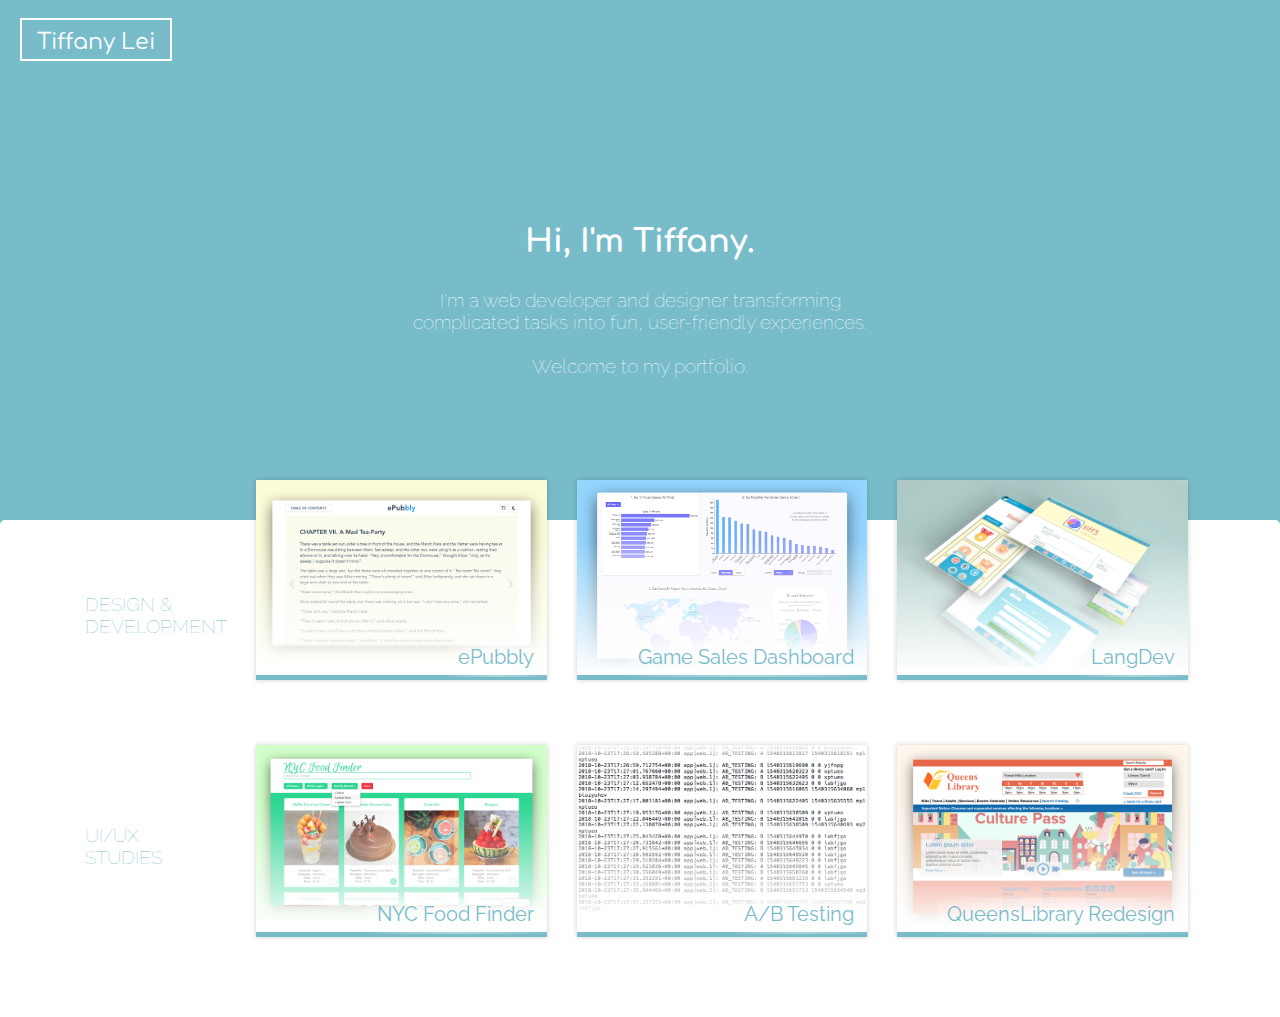
<file: index.html>
<!DOCTYPE html>
<html lang="en">
  <head>
    <script async src="https://www.googletagmanager.com/gtag/js?id=UA-172417309-1"></script>
    <script>
      window.dataLayer = window.dataLayer || [];
      function gtag(){dataLayer.push(arguments);}
      gtag('js', new Date());

      gtag('config', 'UA-172417309-1');
    </script>
    <meta charset="utf-8">
    <meta name="viewport" content="width=device-width, initial-scale=1">
    <link rel="stylesheet" href="css/styles.css">
    <link href="https://fonts.googleapis.com/css?family=Comfortaa|Raleway|Roboto" rel="stylesheet">
    <title>Tiffany Lei</title>
  </head>
  <body id="portfolio-page">
    <div id="navBar">
      <a href="index.html">Tiffany Lei</a>
    </div>
    <div id="intro-section">
      <div id="intro">
        <h1>Hi, I'm Tiffany.</h1>
        <h3>I'm a web developer and designer transforming complicated tasks into fun, user-friendly experiences. <br><br>Welcome to my portfolio.</h3>
      </div>
    </div>
    <div id="projects-section">
      <!--<object id="character-svg" type="image/svg+xml" data="character.svg">
        Your browser does not support SVG
      </object>-->
      <div class="portfolio-group">
      <div class="portfolio-label group-section" id="first-label"><h3>DESIGN & DEVELOPMENT</h3></div>
      <div class="portfolio-items group-section">
        <div class="portfolio-item">
          <a href="./epubbly.html">
            <img src="imgs/epubbly/epubblyDisplay.png" alt="temp">
            <div><h2>ePubbly</h2></div>
          </a>
        </div>
        <div class="portfolio-item">
      	  <a href="./dataviz.html">
      	    <img src="imgs/dataviz/vizDisplay.png" alt="data viz dashboard">
            <div><h2>Game Sales Dashboard</h2></div>
          </a>
      	</div>
      	<div class="portfolio-item">
    	    <a href="./langDev.html">
    	      <img src="imgs/langDev/langDevDisplay.png" alt="temp">
            <div><h2>LangDev</h2></div>
          </a>
    	  </div>
      </div>
      </div>
      <div class="portfolio-group" id="last-group">
         <div class="portfolio-label group-section"><h3>UI/UX STUDIES</h3></div>
      <div class="portfolio-items">
        <div class="portfolio-item">
          <a href="./foodFinder.html">
            <img src="imgs/foodFinderDisplay.png" alt="food finder">
            <div><h2>NYC Food Finder</h2></div>
          </a>
        </div>
      	<div class="portfolio-item" id="abTestingHome">
      	  <a href="./abTesting.html">
      	    <img src="imgs/abTesting/filteredLogCut2.png" alt="temp">
            <div><h2>A/B Testing</h2></div>
      	  </a>
      	</div>
        <div class="portfolio-item">
          <a href="./libraryRedesign.html">
            <img src="imgs/RedesignDisplay.png" alt="queens library redesign">
            <div><h2>QueensLibrary Redesign</h2></div>
          </a>
        </div>
      </div>
    </div>
    </div>
    <div id="fade-screen"></div>
    <script src="js/pageTransition.js"></script>
  </body>
</html>
</file>
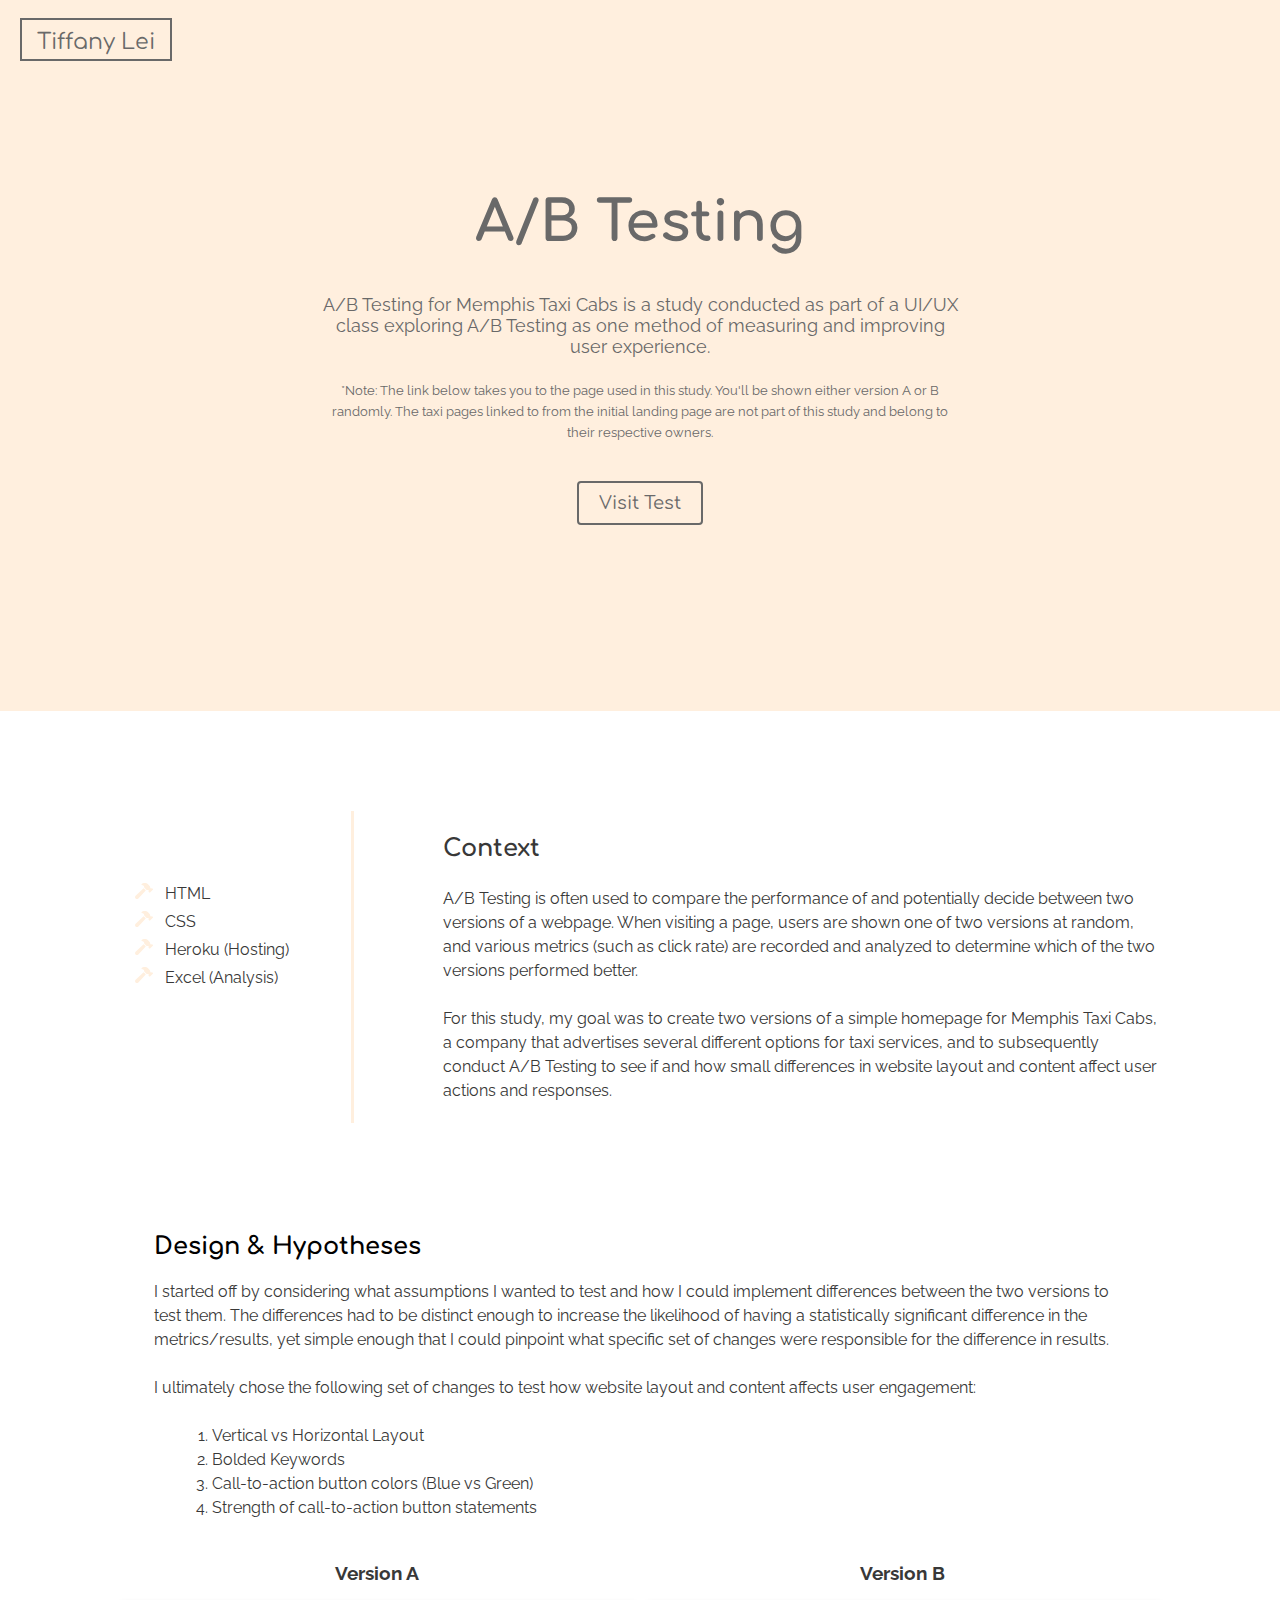
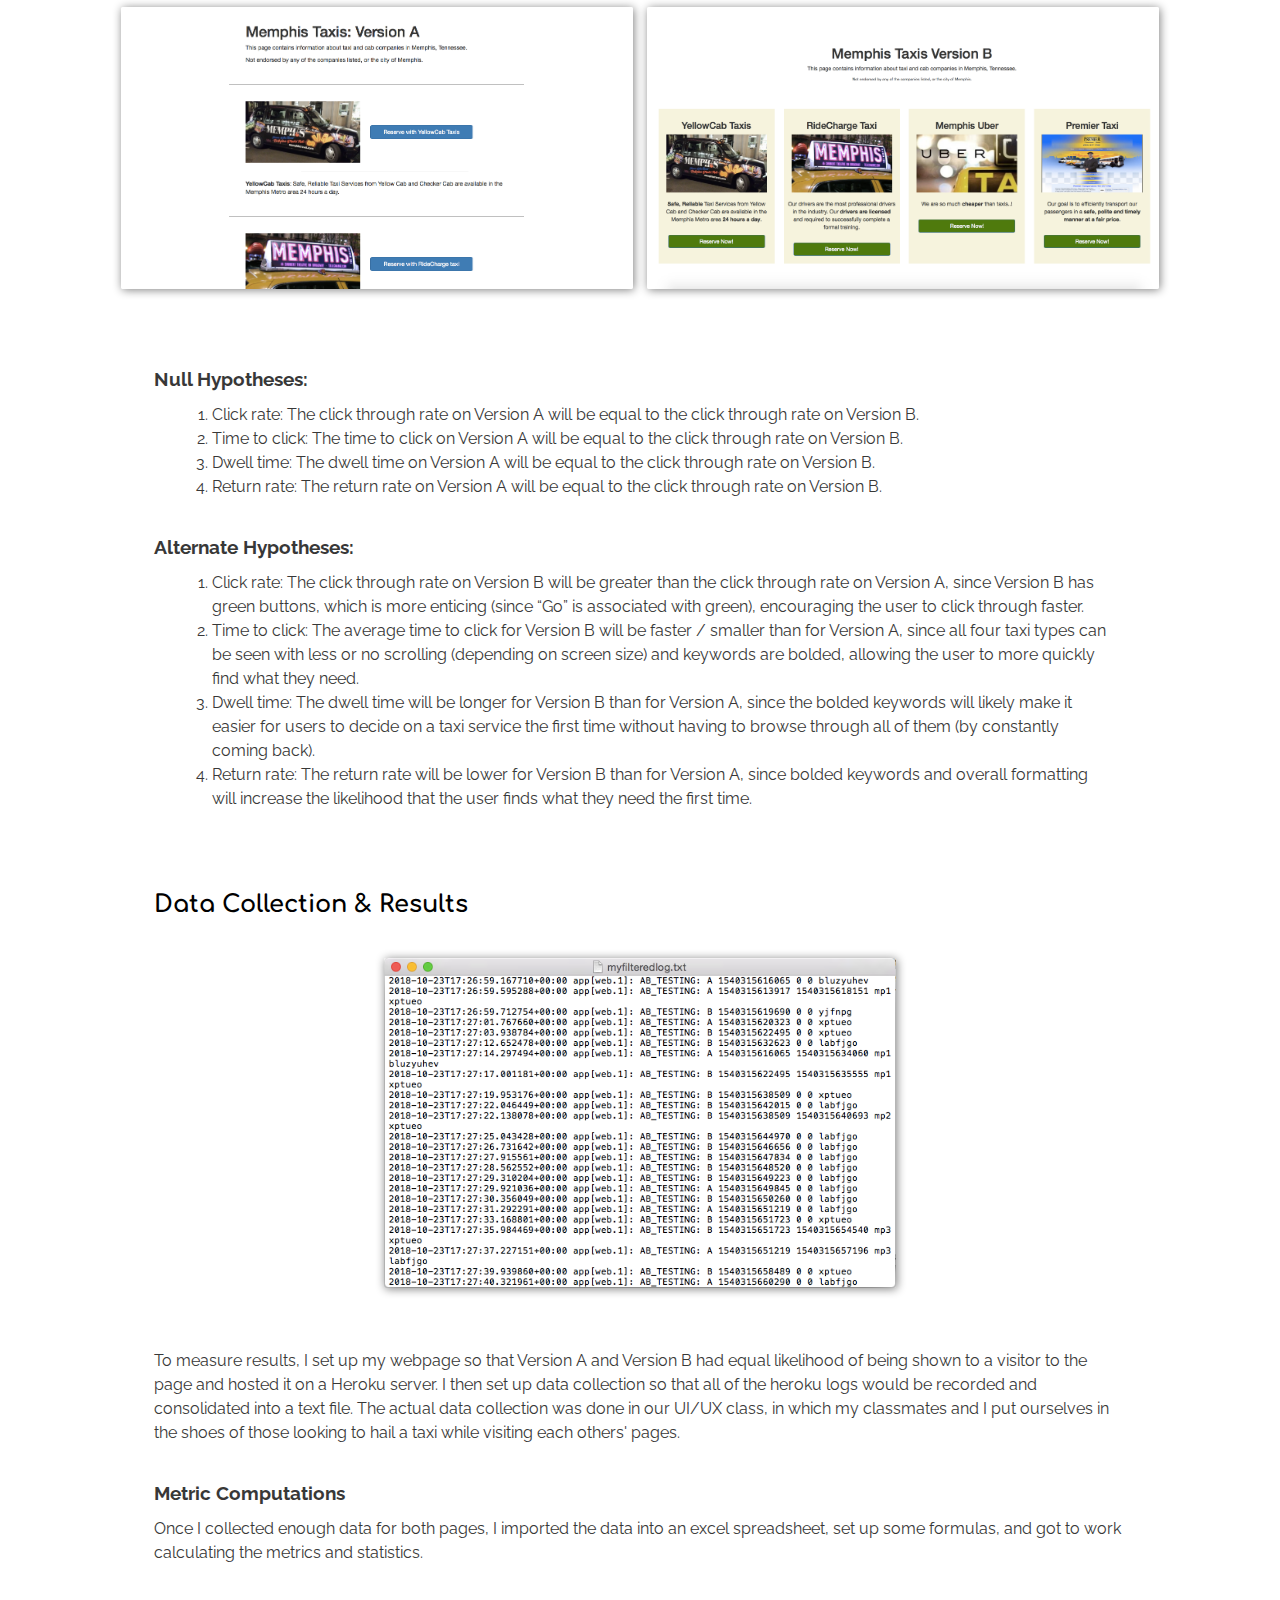
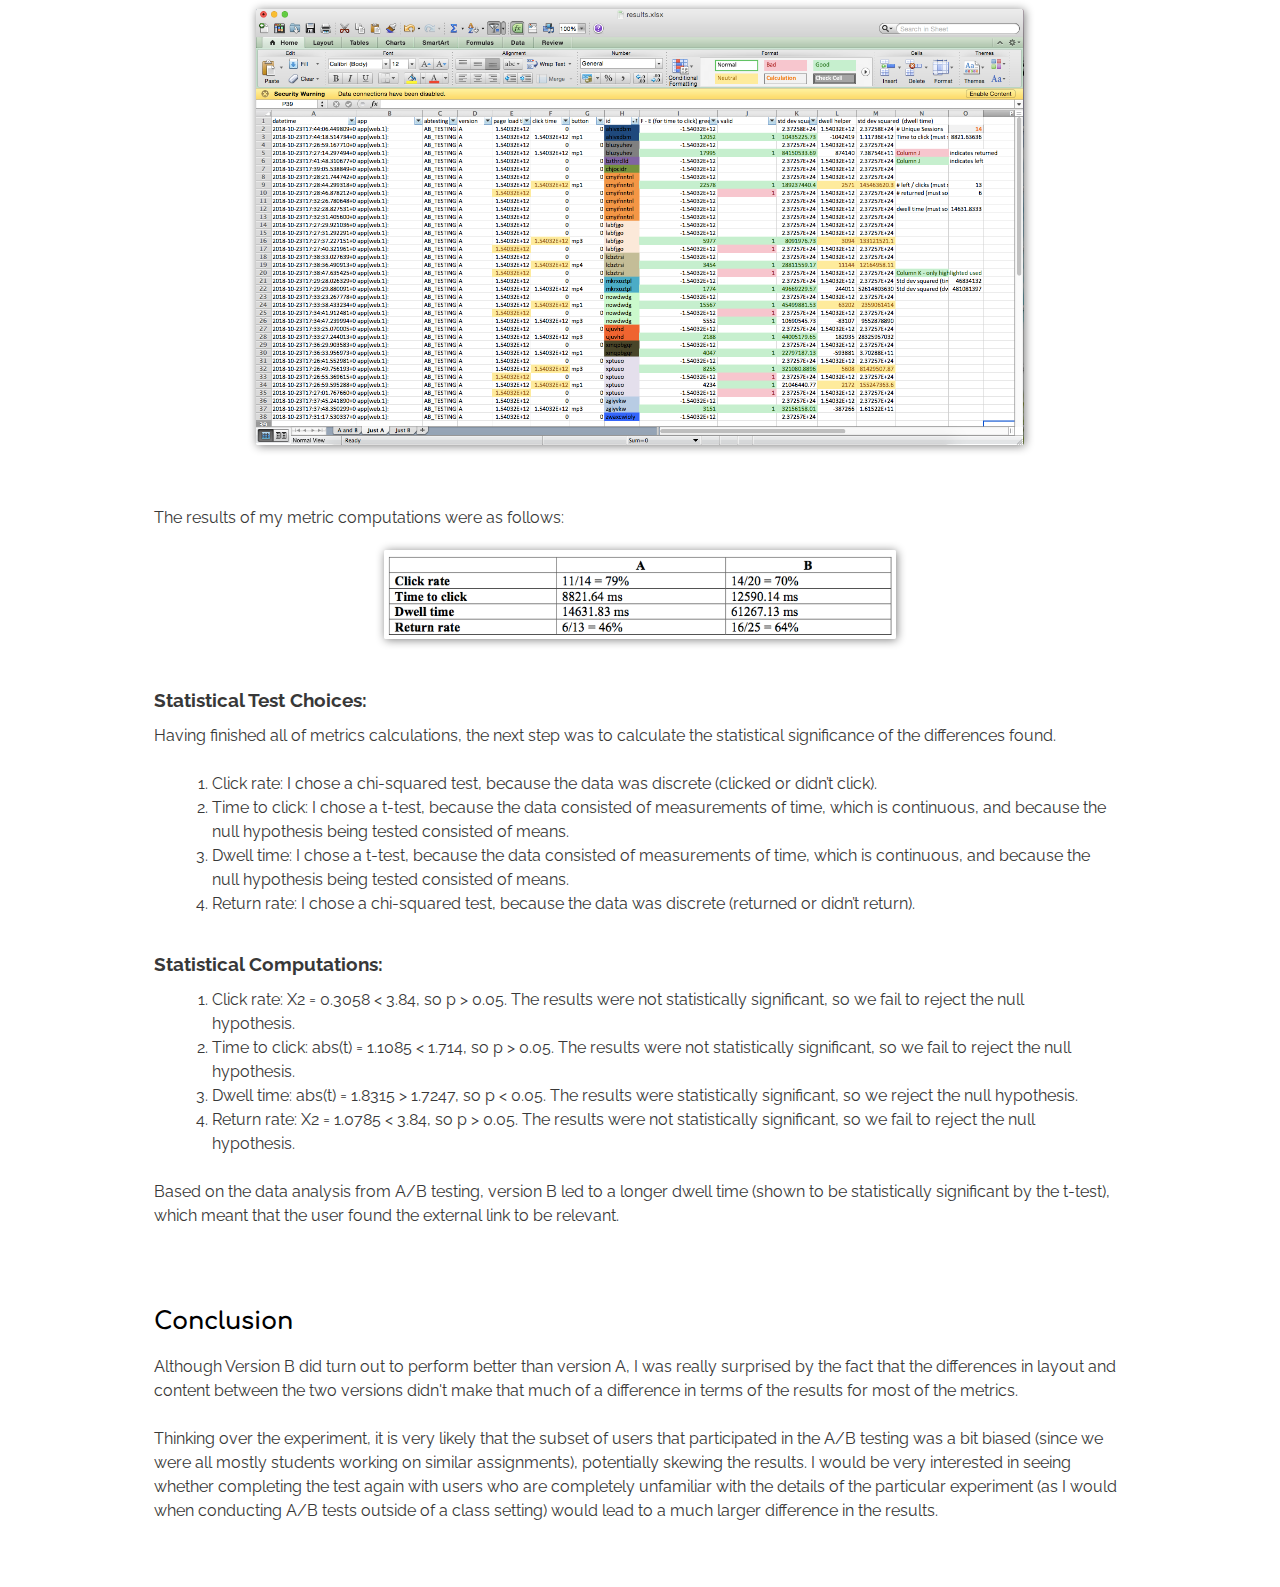
<file: abTesting.html>
<!DOCTYPE html>
<html lang="en">
  <head>
    <script async src="https://www.googletagmanager.com/gtag/js?id=UA-172417309-1"></script>
    <script>
      window.dataLayer = window.dataLayer || [];
      function gtag(){dataLayer.push(arguments);}
      gtag('js', new Date());

      gtag('config', 'UA-172417309-1');
    </script>
    <meta charset="utf-8">
    <meta name="viewport" content="width=device-width, initial-scale=1">
    <link rel="stylesheet" href="css/styles.css">
    <link rel="stylesheet" href="css/projects.css">
    <link href="https://fonts.googleapis.com/css?family=Comfortaa|Raleway|Roboto" rel="stylesheet">
    <title>A/B Testing</title>
  </head>
  <body id="abTesting">
    <div id="navBar">
      <a href="./index.html">Tiffany Lei</a>
    </div>
    <div id="topBanner">
      <h1>A/B Testing</h1>
      <p>A/B Testing for Memphis Taxi Cabs is a study conducted as part of a
        UI/UX class exploring A/B Testing as one method of measuring and
        improving user experience.<br><br>

        <span class="note">
          *Note: The link below takes you to the page used in this study.
          You'll be shown either version A or B randomly. The taxi pages linked
          to from the initial landing page are not part of this study and
          belong to their respective owners.</span></p>
      <a href="https://whispering-oasis-16794.herokuapp.com" target="_blank">
        <button>Visit Test</button>
      </a><br><br>
    </div>
    <div class="overview">
      <div class="writing tools">
        <div>
          <ul>
            <li><svg xmlns="http://www.w3.org/2000/svg" viewBox="0 0 576 512"><path d="M571.31 193.94l-22.63-22.63c-6.25-6.25-16.38-6.25-22.63 0l-11.31 11.31-28.9-28.9c5.63-21.31.36-44.9-16.35-61.61l-45.25-45.25c-62.48-62.48-163.79-62.48-226.28 0l90.51 45.25v18.75c0 16.97 6.74 33.25 18.75 45.25l49.14 49.14c16.71 16.71 40.3 21.98 61.61 16.35l28.9 28.9-11.31 11.31c-6.25 6.25-6.25 16.38 0 22.63l22.63 22.63c6.25 6.25 16.38 6.25 22.63 0l90.51-90.51c6.23-6.24 6.23-16.37-.02-22.62zm-286.72-15.2c-3.7-3.7-6.84-7.79-9.85-11.95L19.64 404.96c-25.57 23.88-26.26 64.19-1.53 88.93s65.05 24.05 88.93-1.53l238.13-255.07c-3.96-2.91-7.9-5.87-11.44-9.41l-49.14-49.14z"/></svg>
              HTML</li>
            <li><svg xmlns="http://www.w3.org/2000/svg" viewBox="0 0 576 512"><path d="M571.31 193.94l-22.63-22.63c-6.25-6.25-16.38-6.25-22.63 0l-11.31 11.31-28.9-28.9c5.63-21.31.36-44.9-16.35-61.61l-45.25-45.25c-62.48-62.48-163.79-62.48-226.28 0l90.51 45.25v18.75c0 16.97 6.74 33.25 18.75 45.25l49.14 49.14c16.71 16.71 40.3 21.98 61.61 16.35l28.9 28.9-11.31 11.31c-6.25 6.25-6.25 16.38 0 22.63l22.63 22.63c6.25 6.25 16.38 6.25 22.63 0l90.51-90.51c6.23-6.24 6.23-16.37-.02-22.62zm-286.72-15.2c-3.7-3.7-6.84-7.79-9.85-11.95L19.64 404.96c-25.57 23.88-26.26 64.19-1.53 88.93s65.05 24.05 88.93-1.53l238.13-255.07c-3.96-2.91-7.9-5.87-11.44-9.41l-49.14-49.14z"/></svg>
              CSS</li>
            <li><svg xmlns="http://www.w3.org/2000/svg" viewBox="0 0 576 512"><path d="M571.31 193.94l-22.63-22.63c-6.25-6.25-16.38-6.25-22.63 0l-11.31 11.31-28.9-28.9c5.63-21.31.36-44.9-16.35-61.61l-45.25-45.25c-62.48-62.48-163.79-62.48-226.28 0l90.51 45.25v18.75c0 16.97 6.74 33.25 18.75 45.25l49.14 49.14c16.71 16.71 40.3 21.98 61.61 16.35l28.9 28.9-11.31 11.31c-6.25 6.25-6.25 16.38 0 22.63l22.63 22.63c6.25 6.25 16.38 6.25 22.63 0l90.51-90.51c6.23-6.24 6.23-16.37-.02-22.62zm-286.72-15.2c-3.7-3.7-6.84-7.79-9.85-11.95L19.64 404.96c-25.57 23.88-26.26 64.19-1.53 88.93s65.05 24.05 88.93-1.53l238.13-255.07c-3.96-2.91-7.9-5.87-11.44-9.41l-49.14-49.14z"/></svg>
              Heroku (Hosting)</li>
            <li><svg xmlns="http://www.w3.org/2000/svg" viewBox="0 0 576 512"><path d="M571.31 193.94l-22.63-22.63c-6.25-6.25-16.38-6.25-22.63 0l-11.31 11.31-28.9-28.9c5.63-21.31.36-44.9-16.35-61.61l-45.25-45.25c-62.48-62.48-163.79-62.48-226.28 0l90.51 45.25v18.75c0 16.97 6.74 33.25 18.75 45.25l49.14 49.14c16.71 16.71 40.3 21.98 61.61 16.35l28.9 28.9-11.31 11.31c-6.25 6.25-6.25 16.38 0 22.63l22.63 22.63c6.25 6.25 16.38 6.25 22.63 0l90.51-90.51c6.23-6.24 6.23-16.37-.02-22.62zm-286.72-15.2c-3.7-3.7-6.84-7.79-9.85-11.95L19.64 404.96c-25.57 23.88-26.26 64.19-1.53 88.93s65.05 24.05 88.93-1.53l238.13-255.07c-3.96-2.91-7.9-5.87-11.44-9.41l-49.14-49.14z"/></svg>
              Excel (Analysis)</li>
          </ul>
        </div>
      </div>
      <div class="writing context">
        <div>
        <h2>Context</h2>
        <p>A/B Testing is often used to
        compare the performance of and potentially decide between two
        versions of a webpage. When visiting a page, users are shown
        one of two versions at random, and various metrics (such
        as click rate) are recorded and analyzed to determine which
        of the two versions performed better.</p><br>
        <p>For this study, my goal was to create two versions of a
        simple homepage for Memphis Taxi Cabs, a company that advertises
        several different options for taxi services, and to subsequently
        conduct A/B Testing to see if and how small differences in website
        layout and content affect user actions and responses.</p>
        </div>
      </div>
    </div>
    <div class="subsection">
      <h2>Design & Hypotheses</h2>
      <div class="writing">
        <p>I started off by considering what assumptions I wanted to test and
        how I could implement differences between the two versions to test them.
        The differences had to be distinct enough to increase the likelihood
        of having a statistically significant difference in the metrics/results,
        yet simple enough that I could pinpoint what specific set of
        changes were responsible for the difference in results.
        </p><br>

        <p>I ultimately chose the following set of changes to test how
        website layout and content affects user engagement:</p><br>
        <ol>
	        <li>Vertical vs Horizontal Layout</li>
	        <li>Bolded Keywords</li>
	        <li>Call-to-action button colors (Blue vs Green)</li>
	        <li>Strength of call-to-action button statements</li>
        </ol><br>
        <div class="nextTo">
          <div>
          <h3>Version A</h3>
          <img src="imgs/abTesting/versionA.png" alt="version A">
          </div>
          <div>
          <h3>Version B</h3>
          <img src="imgs/abTesting/versionB.png" alt="version B">
          </div>
        </div><br>
        <h3>Null Hypotheses:</h3>
        <ol>
          <li>Click rate: The click through rate on Version A will be equal to the click through rate on Version B.</li>
          <li>Time to click: The time to click on Version A will be equal to the click through rate on Version B.</li>
          <li>Dwell time: The dwell time on Version A will be equal to the click through rate on Version B.</li>
          <li>Return rate: The return rate on Version A will be equal to the click through rate on Version B.</li>
        </ol>
        <br>
        <h3>Alternate Hypotheses:</h3>
        <ol>
          <li>Click rate: The click through rate on Version B will be greater than the click through rate on Version A, since Version B has green buttons, which is more enticing (since “Go” is associated with green), encouraging the user to click through faster.</li>
          <li>Time to click: The average time to click for Version B will be faster / smaller than for Version A, since all four taxi types can be seen with less or no scrolling (depending on screen size) and keywords are bolded, allowing the user to more quickly find what they need.</li>
          <li> Dwell time: The dwell time will be longer for Version B than for Version A, since the bolded keywords will likely make it easier for users to decide on a taxi service the first time without having to browse through all of them (by constantly coming back).</li>
          <li>Return rate: The return rate will be lower for Version B than for Version A, since bolded keywords and overall formatting will increase the likelihood that the user finds what they need the first time.</li>
        </ol>
      </div>
    </div>
    <div class="subsection">
      <h2>Data Collection & Results</h2>
      <div class="writing">
        <div id="filteredLog">
	        <img src="imgs/abTesting/filteredLog.png" alt="filtered log">
        </div><br>
        <p>To measure results, I set up my webpage so that Version A and Version B had equal likelihood of being shown to a visitor to the page and hosted it on a Heroku server. I then set up data collection so that all of the heroku logs would be recorded and consolidated into a text file. The actual data collection was done in our UI/UX class, in which my classmates and I put ourselves in the shoes of those looking to hail a taxi while visiting each others' pages.</p><br>
        <h3>Metric Computations</h3>
        <p>Once I collected enough data for both pages, I imported the data into an excel spreadsheet, set up some formulas, and got to work calculating the metrics and statistics.</p><br>
        <img src="imgs/abTesting/excel.png" alt="excel"><br><br>
        <div id="metricComputations">
	        <p>The results of my metric computations were as follows:</p>
	        <img src="imgs/abTesting/metricComputations.png" alt="Metric Computations">
        </div>
        <h3>Statistical Test Choices:</h3>
        <p>Having finished all of metrics calculations, the next step was to calculate the statistical significance of the differences found.</p><br>
        <ol>
	        <li>Click rate: I chose a chi-squared test, because the data was discrete (clicked or didn’t click). </li>
	        <li>Time to click: I chose a t-test, because the data consisted of measurements of time, which is continuous, and because the null hypothesis being tested consisted of means.</li>
	        <li>Dwell time: I chose a t-test, because the data consisted of measurements of time, which is continuous, and because the null hypothesis being tested consisted of means.</li>
	        <li>Return rate: I chose a chi-squared test, because the data was discrete (returned or didn’t return).</li>
        </ol>
        <br>
        <h3>Statistical Computations:</h3>
        <ol>
	        <li>Click rate: X2 = 0.3058 < 3.84, so p > 0.05. The results were not statistically significant, so we fail to reject the null hypothesis.</li>
	        <li>Time to click: abs(t) = 1.1085 < 1.714, so p > 0.05. The results were not statistically significant, so we fail to reject the null hypothesis.</li>
	        <li>Dwell time: abs(t) = 1.8315 > 1.7247, so p < 0.05. The results were statistically significant, so we reject the null hypothesis.</li>
	        <li>Return rate: X2 = 1.0785 < 3.84, so p > 0.05. The results were not statistically significant, so we fail to reject the null hypothesis.</li>
        </ol><br>
        <p>Based on the data analysis from A/B testing, version B led to a longer dwell time (shown to be statistically significant by the t-test), which meant that the user found the external link to be relevant.</p>
      </div>
    </div>
    <div class="subsection">
      <h2>Conclusion</h2>
      <div class="writing">
        <p>Although Version B did turn out to perform better than version A, I was really surprised by the fact that the differences in layout and content between the two versions didn't make that much of a difference in terms of the results for most of the metrics.<br><br>Thinking over the experiment, it is very likely that the subset of users that participated in the A/B testing was a bit biased (since we were all mostly students working on similar assignments), potentially skewing the results. I would be very interested in seeing whether completing the test again with users who are completely unfamiliar with the details of the particular experiment (as I would when conducting A/B tests outside of a class setting) would lead to a much larger difference in the results. </p><br>
      </div>
    </div>
    <div class="switch-section">
      <div class="prev-project"><a href="./foodFinder.html"><- Previous Project</a></div>
      <div class="next-project"><a href="./libraryRedesign.html">Next Project -></a></div>
    </div>
    <div id="fade-screen"></div>
    <script src="js/pageTransition.js"></script>
  </body>
</html>
</file>
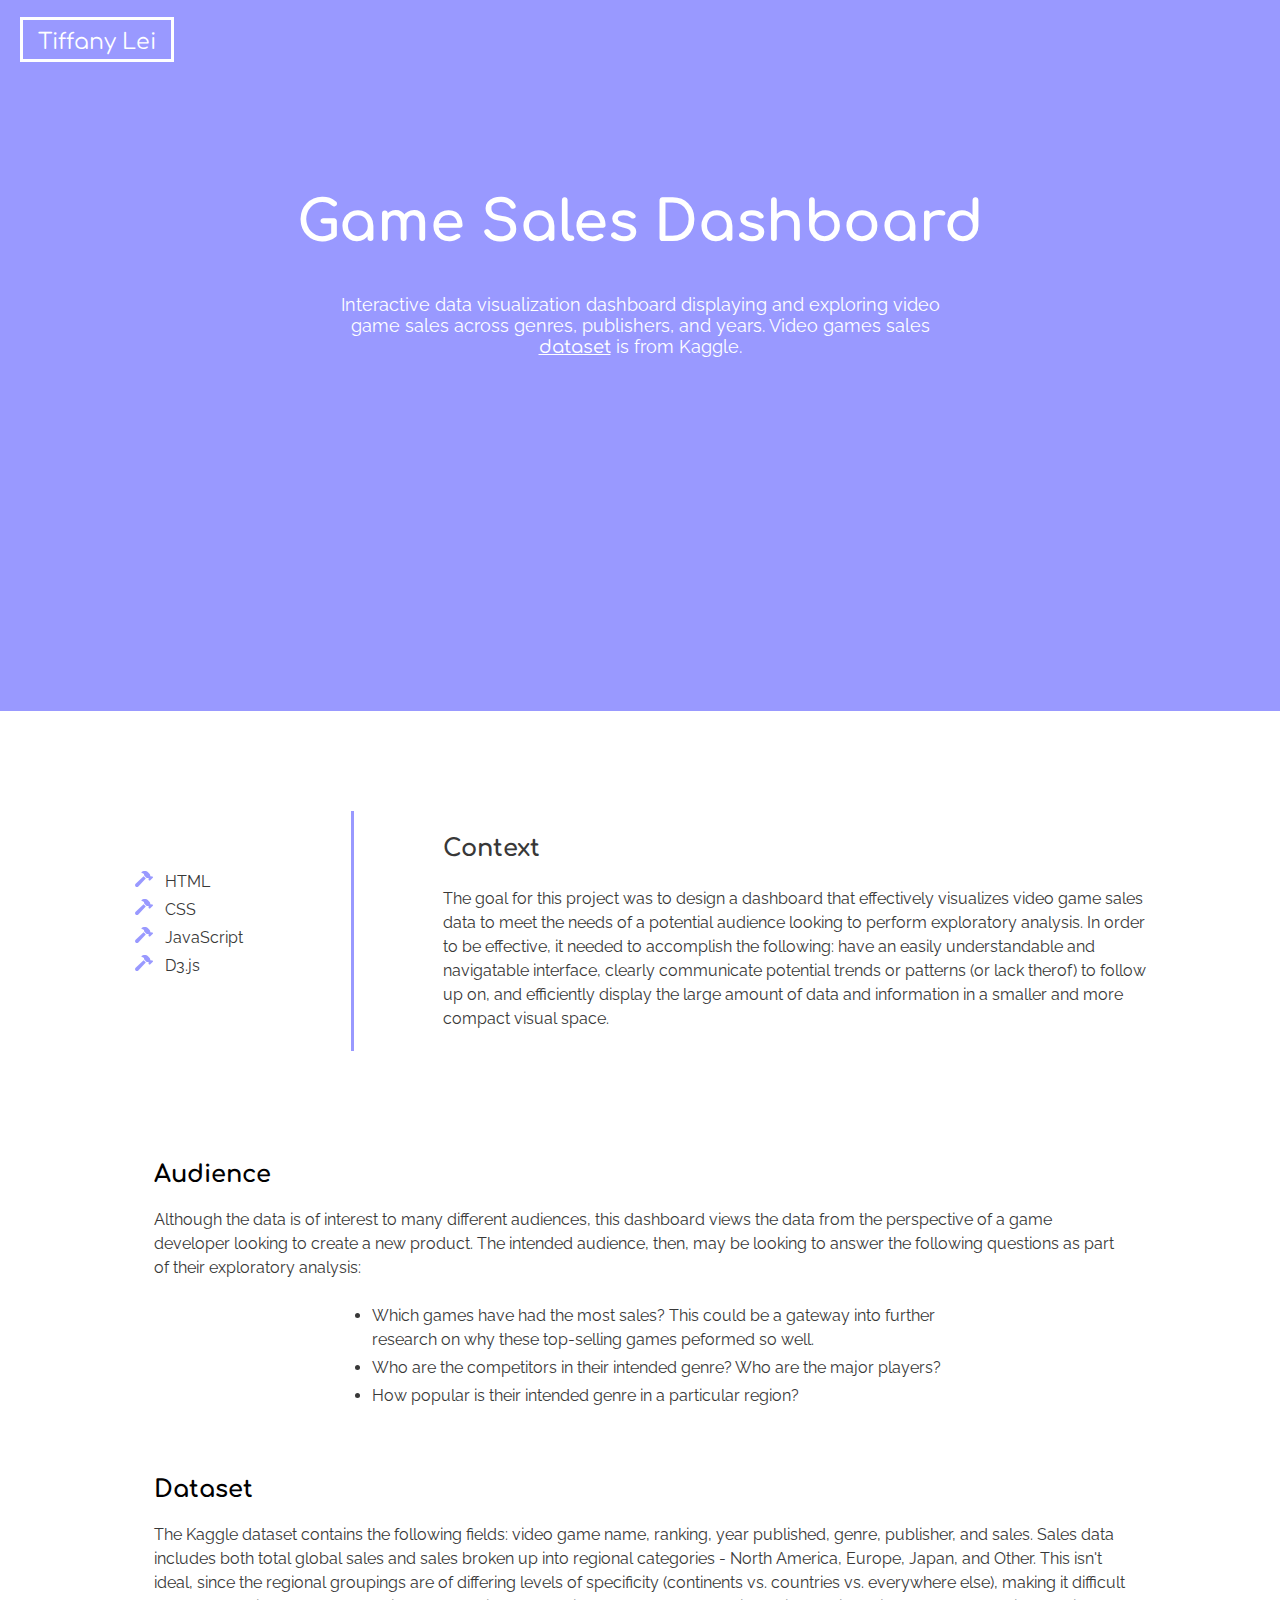
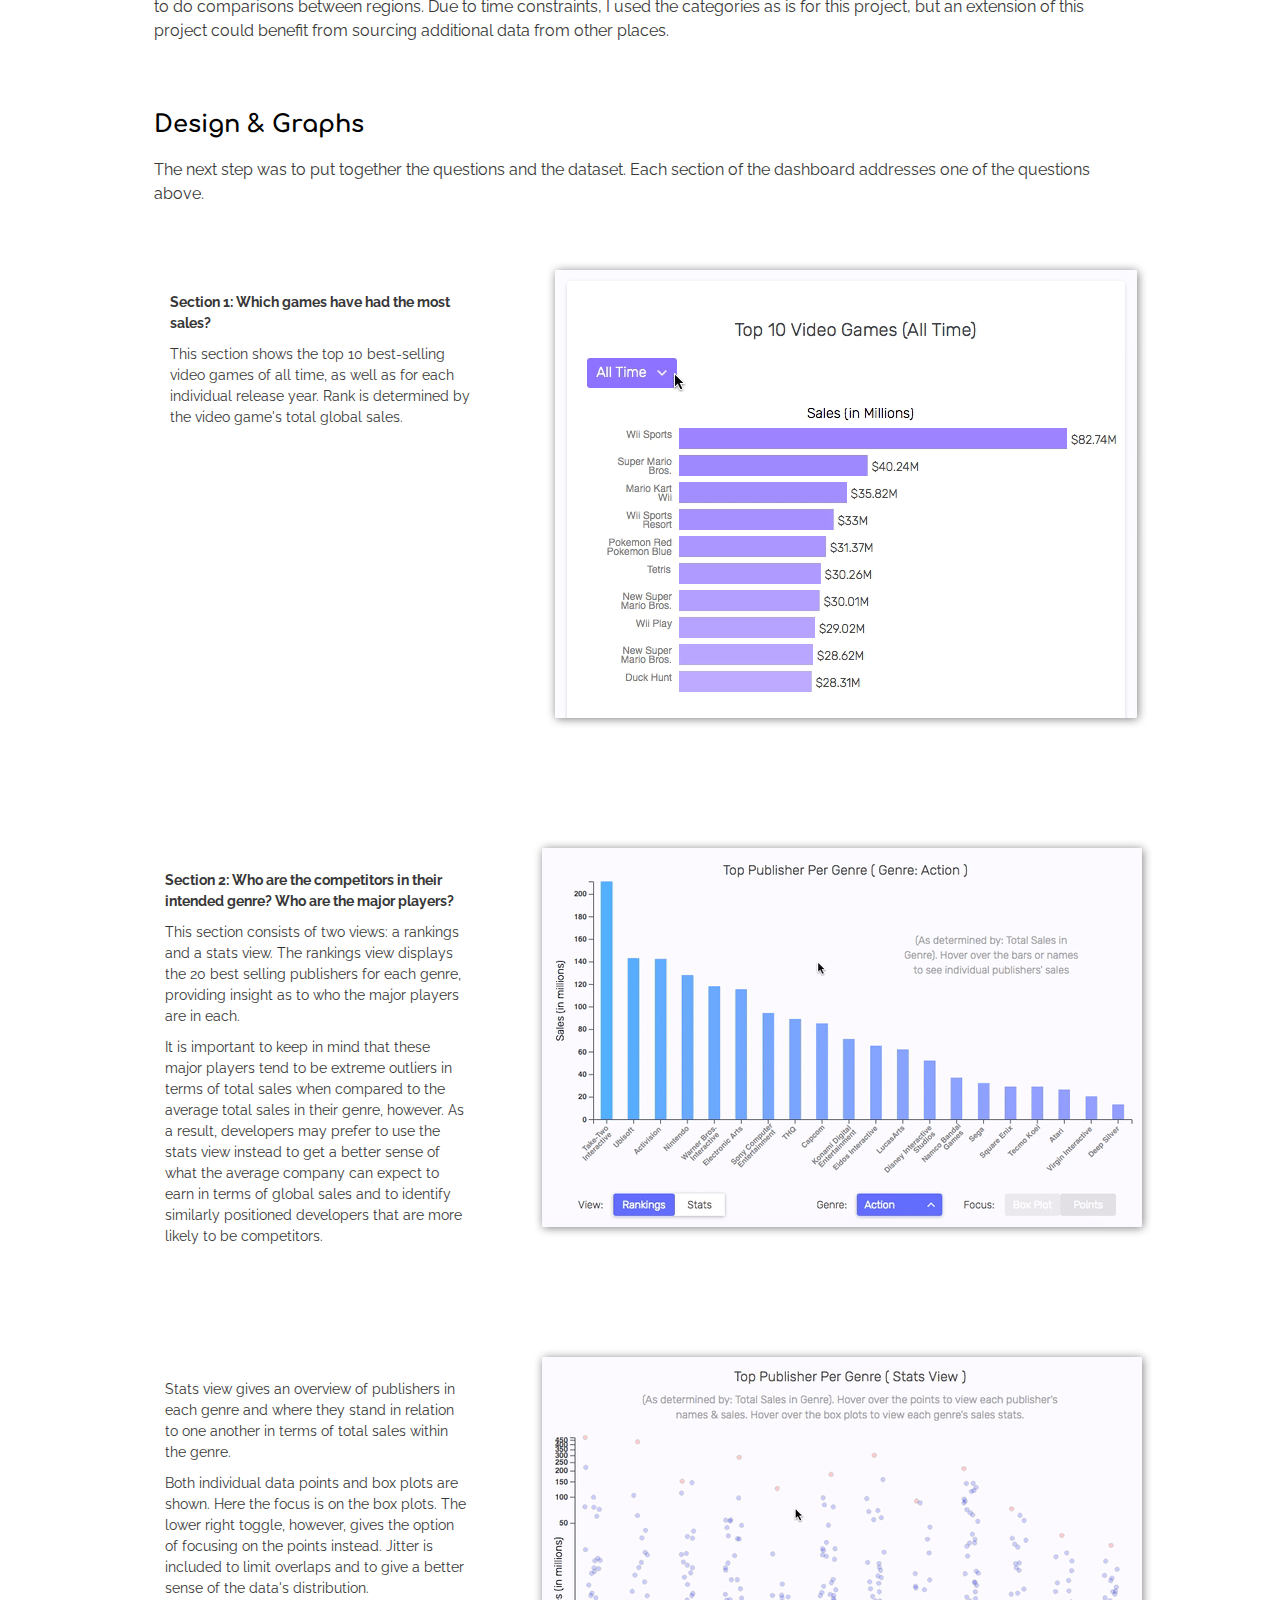
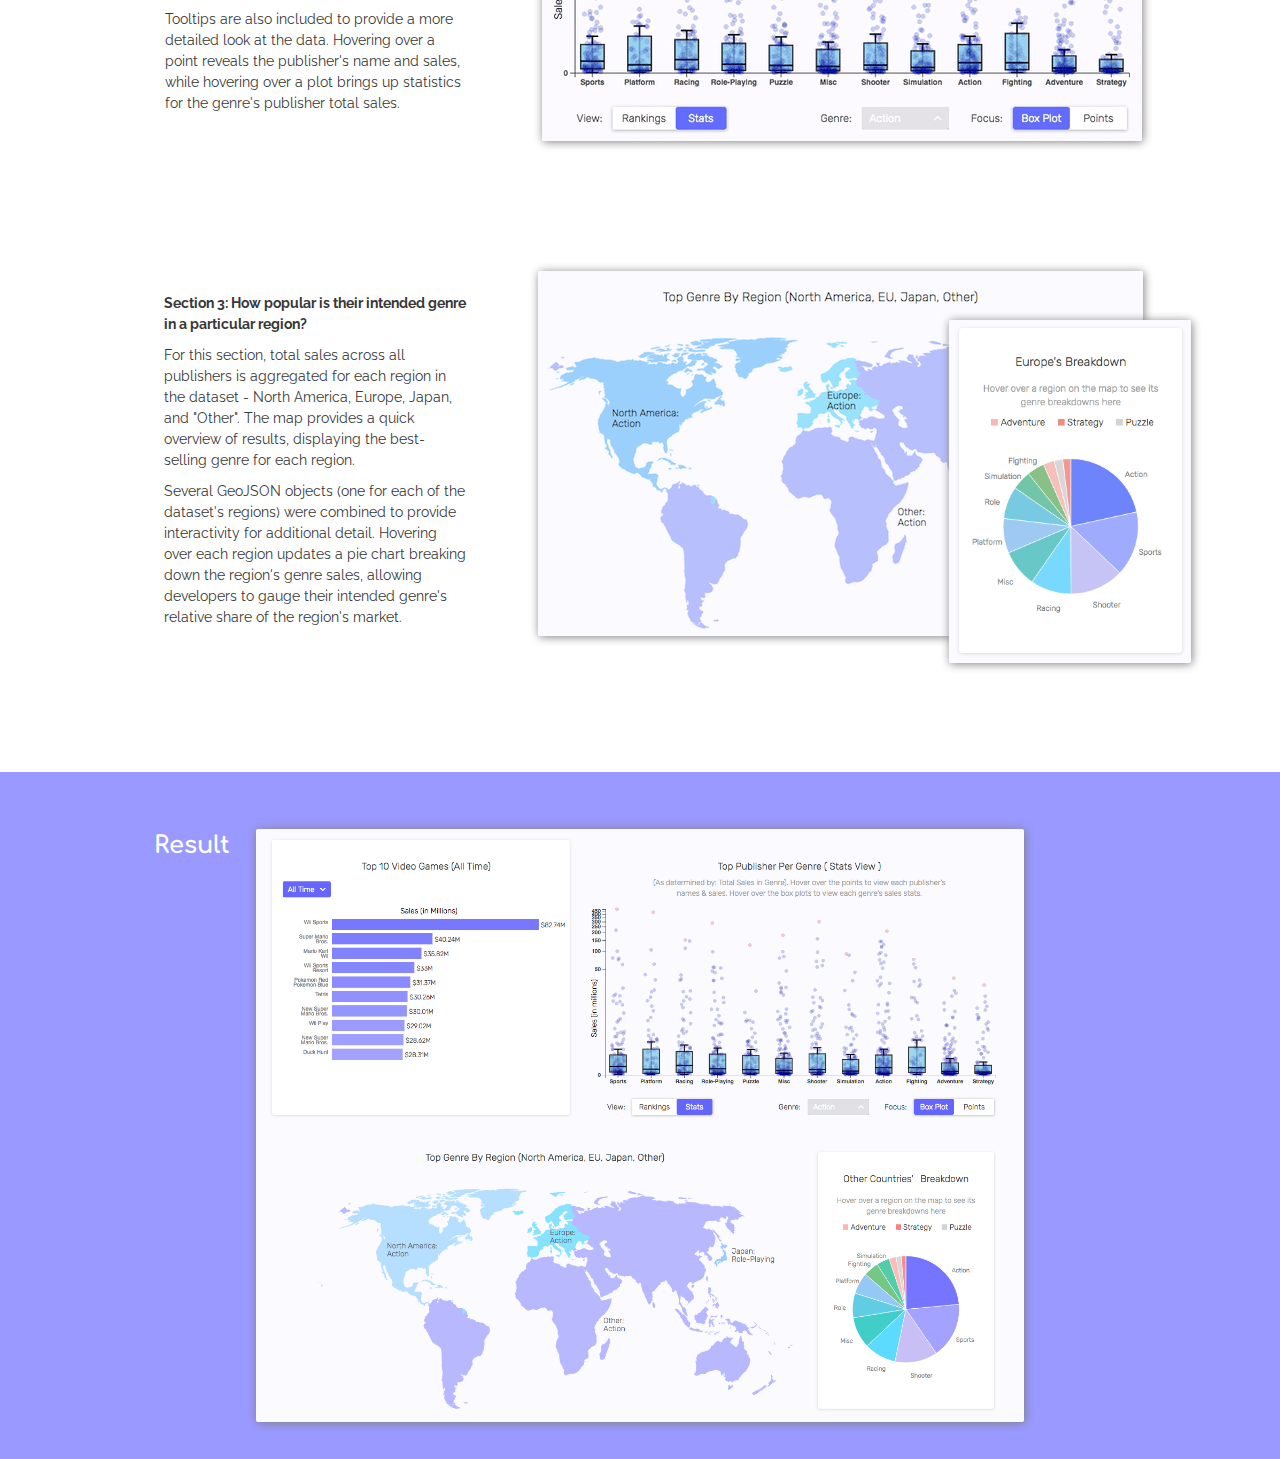
<file: dataviz.html>
<!DOCTYPE html>
<html lang="en">
  <head>
    <script async src="https://www.googletagmanager.com/gtag/js?id=UA-172417309-1"></script>
    <script>
      window.dataLayer = window.dataLayer || [];
      function gtag(){dataLayer.push(arguments);}
      gtag('js', new Date());

      gtag('config', 'UA-172417309-1');
    </script>
    <meta charset="utf-8">
    <meta name="viewport" content="width=device-width, initial-scale=1">
    <link rel="stylesheet" href="css/styles.css">
    <link rel="stylesheet" href="css/projects.css">
    <link href="https://fonts.googleapis.com/css?family=Comfortaa|Raleway" rel="stylesheet">
    <title>Game Sales Dashboard</title>
  </head>
  <body id="dataviz">
    <div id="navBar">
      <a href="./index.html">Tiffany Lei</a>
    </div>
    <div id="topBanner">
      <h1>Game Sales Dashboard</h1>
      <p>Interactive data visualization dashboard displaying and
        exploring video game sales across genres, publishers, and years.
        Video games sales <a href="https://www.kaggle.com/gregorut/videogamesales" target="_blank">dataset</a> is from Kaggle.
      </p>
      <!--<a href="https://epubbly.herokuapp.com/" target="_blank"><button>Visit Website</button></a>-->
    </div>
    <div class="overview">
      <div class="writing tools">
        <div>
          <!--<h2>Tools</h2>-->
          <ul>
	           <li><svg xmlns="http://www.w3.org/2000/svg" viewBox="0 0 576 512"><path d="M571.31 193.94l-22.63-22.63c-6.25-6.25-16.38-6.25-22.63 0l-11.31 11.31-28.9-28.9c5.63-21.31.36-44.9-16.35-61.61l-45.25-45.25c-62.48-62.48-163.79-62.48-226.28 0l90.51 45.25v18.75c0 16.97 6.74 33.25 18.75 45.25l49.14 49.14c16.71 16.71 40.3 21.98 61.61 16.35l28.9 28.9-11.31 11.31c-6.25 6.25-6.25 16.38 0 22.63l22.63 22.63c6.25 6.25 16.38 6.25 22.63 0l90.51-90.51c6.23-6.24 6.23-16.37-.02-22.62zm-286.72-15.2c-3.7-3.7-6.84-7.79-9.85-11.95L19.64 404.96c-25.57 23.88-26.26 64.19-1.53 88.93s65.05 24.05 88.93-1.53l238.13-255.07c-3.96-2.91-7.9-5.87-11.44-9.41l-49.14-49.14z"/></svg>
               HTML</li>
             <li><svg xmlns="http://www.w3.org/2000/svg" viewBox="0 0 576 512"><path d="M571.31 193.94l-22.63-22.63c-6.25-6.25-16.38-6.25-22.63 0l-11.31 11.31-28.9-28.9c5.63-21.31.36-44.9-16.35-61.61l-45.25-45.25c-62.48-62.48-163.79-62.48-226.28 0l90.51 45.25v18.75c0 16.97 6.74 33.25 18.75 45.25l49.14 49.14c16.71 16.71 40.3 21.98 61.61 16.35l28.9 28.9-11.31 11.31c-6.25 6.25-6.25 16.38 0 22.63l22.63 22.63c6.25 6.25 16.38 6.25 22.63 0l90.51-90.51c6.23-6.24 6.23-16.37-.02-22.62zm-286.72-15.2c-3.7-3.7-6.84-7.79-9.85-11.95L19.64 404.96c-25.57 23.88-26.26 64.19-1.53 88.93s65.05 24.05 88.93-1.53l238.13-255.07c-3.96-2.91-7.9-5.87-11.44-9.41l-49.14-49.14z"/></svg>
               CSS
             <li><svg xmlns="http://www.w3.org/2000/svg" viewBox="0 0 576 512"><path d="M571.31 193.94l-22.63-22.63c-6.25-6.25-16.38-6.25-22.63 0l-11.31 11.31-28.9-28.9c5.63-21.31.36-44.9-16.35-61.61l-45.25-45.25c-62.48-62.48-163.79-62.48-226.28 0l90.51 45.25v18.75c0 16.97 6.74 33.25 18.75 45.25l49.14 49.14c16.71 16.71 40.3 21.98 61.61 16.35l28.9 28.9-11.31 11.31c-6.25 6.25-6.25 16.38 0 22.63l22.63 22.63c6.25 6.25 16.38 6.25 22.63 0l90.51-90.51c6.23-6.24 6.23-16.37-.02-22.62zm-286.72-15.2c-3.7-3.7-6.84-7.79-9.85-11.95L19.64 404.96c-25.57 23.88-26.26 64.19-1.53 88.93s65.05 24.05 88.93-1.53l238.13-255.07c-3.96-2.91-7.9-5.87-11.44-9.41l-49.14-49.14z"/></svg>
               JavaScript</li>
	           <li><svg xmlns="http://www.w3.org/2000/svg" viewBox="0 0 576 512"><path d="M571.31 193.94l-22.63-22.63c-6.25-6.25-16.38-6.25-22.63 0l-11.31 11.31-28.9-28.9c5.63-21.31.36-44.9-16.35-61.61l-45.25-45.25c-62.48-62.48-163.79-62.48-226.28 0l90.51 45.25v18.75c0 16.97 6.74 33.25 18.75 45.25l49.14 49.14c16.71 16.71 40.3 21.98 61.61 16.35l28.9 28.9-11.31 11.31c-6.25 6.25-6.25 16.38 0 22.63l22.63 22.63c6.25 6.25 16.38 6.25 22.63 0l90.51-90.51c6.23-6.24 6.23-16.37-.02-22.62zm-286.72-15.2c-3.7-3.7-6.84-7.79-9.85-11.95L19.64 404.96c-25.57 23.88-26.26 64.19-1.53 88.93s65.05 24.05 88.93-1.53l238.13-255.07c-3.96-2.91-7.9-5.87-11.44-9.41l-49.14-49.14z"/></svg>
               D3.js</li>
          </ul>
        </div>
      </div>
      <div class="writing context">
        <div>
        <h2>Context</h2>
        <p>The goal for this project was to design a dashboard that effectively visualizes
        video game sales data to meet the needs of a potential audience looking to perform
        exploratory analysis. In order to be effective, it needed to accomplish the
        following: have an easily understandable and navigatable interface, clearly
        communicate potential trends or patterns (or lack therof) to follow up on, and
        efficiently display the large amount of data and information in a smaller and more
        compact visual space.</p>
      </div>
      </div>
    </div>
    <div class="subsection">
      <h2>Audience</h2>
      <div class="writing">
        <!--<h3 class="pb-10">The Questions</h3>-->
        <p>Although the data is of interest to many different audiences,
          this dashboard views the data from the perspective of
          a game developer looking to create a new product. The intended
          audience, then, may be looking to answer the following questions as
          part of their exploratory analysis: <br><br></p>
        <ul>
          <li class="pb-4">Which games have had the most sales? This could be a gateway
            into further research on why these top-selling games peformed so well.</li>
          <li class="pb-4">Who are the competitors in their intended genre? Who are the
            major players?</li>
          <li>How popular is their intended genre in a particular region?</li>
        </ul>
        <br><br>
      </div>
      <h2>Dataset</h2>
      <div class="writing">
        <!--<h3 class="pb-10">The Dataset</h3>-->
        <p>The Kaggle dataset contains the following fields:
          video game name, ranking, year published, genre,
          publisher, and sales. Sales data includes both total
          global sales and sales broken up into
          regional categories - North America, Europe, Japan, and Other.
          This isn't ideal, since the regional groupings are of differing
          levels of specificity (continents vs. countries vs. everywhere
          else), making it difficult to do comparisons between regions. Due
          to time constraints, I used the categories as is for this project,
          but an extension of this project could benefit from sourcing
          additional data from other places.</p>
        <br><br>
      </div>
      <h2>Design & Graphs</h2>
      <div class="writing">
        <!--<h3 class="pb-10">The Graphs</h3>-->
        <p>The next step was to put together the questions and the dataset.
          Each section of the dashboard addresses one of the questions above.</p><br>
        <div class="img-block">
          <div class="caption">
            <p class="pb-10"><b>Section 1: Which games have had the most sales?</b></p>
            <p>This section shows the top 10 best-selling video games of
               all time, as well as for each individual release year. Rank is
               determined by the video game's total global sales.</p>
          </div>
          <img src="imgs/dataviz/graph1.gif" alt="graph1">
        </div>
        <div class="img-block">
          <div class="caption">
            <p class="pb-10"><b>Section 2: Who are the competitors in
               their intended genre? Who are the major players?</b></p>
            <p class="pb-10">This section consists of two views: a rankings
              and a stats view. The rankings view displays the 20
              best selling publishers for each genre, providing insight
              as to who the major players are in each.</p>
            <p>It is important to keep in mind that these major players
              tend to be extreme outliers in terms of total sales when
              compared to the average total sales in their genre, however.
              As a result, developers may prefer to use
              the stats view instead to get a better sense of what
              the average company can expect to earn in terms of global sales
              and to identify similarly positioned developers that are more
              likely to be competitors.</p>
          </div>
          <img src="imgs/dataviz/graph3.gif" alt="graph3">
        </div>
        <div class="img-block">
          <div class="caption">
            <p class="pb-10">Stats view gives an overview of publishers in
              each genre and where they stand in relation to one another
              in terms of total sales within the genre.</p>
            <p class="pb-10">Both individual data points and box plots are shown. Here the
              focus is on the box plots. The lower right toggle, however, gives the
              option of focusing on the points instead. Jitter is included to limit overlaps and to give a better
              sense of the data's distribution.</p>
            <p class="pb-10">Tooltips are also included to provide a more detailed look
              at the data. Hovering over a point reveals the publisher's
              name and sales, while hovering over a plot brings up
              statistics for the genre's publisher total sales.</p>
          </div>
          <img src="imgs/dataviz/graph2.gif" alt="graph2">
        </div>
        <div class="img-block" id="block5">
          <div class="caption">
            <p class="pb-10"><b>Section 3:
              How popular is their intended genre in a particular region?</b></p>
            <p class="pb-10">For this section, total sales across all publishers is
              aggregated for each region in the dataset -
              North America, Europe, Japan, and "Other". The map provides a
              quick overview of results, displaying the best-selling genre
              for each region. </p>
            <p>Several GeoJSON objects (one for each of the dataset's regions)
              were combined to provide interactivity for additional detail.
              Hovering over each region updates a pie chart
              breaking down the region's genre sales, allowing developers to
              gauge their intended genre's relative share of the region's market.</p>
          </div>
          <div class="img-positioning-wrapper">
          <img id="graph5" src="imgs/dataviz/graph5-map.png" alt="graph5">
          <img id="graph4" src="imgs/dataviz/graph4-pie.png" alt="graph4">
          </div>
        </div>
      </div>
    </div>
    <div class="subsection result primary-background">
      <h2>Result</h2>
      <div class="writing">
        <img src="imgs/dataviz/fullViz.png" alt="dashboard">
      </div>
      <!--<div class="switch-section">
        <div class="prev-project"><a href="./epubbly.html"><- Previous Project</a></div>
        <div class="next-project"><a href="./langdev.html">Next Project -></a></div>
      </div>-->
    </div>
    <div id="fade-screen"></div>
    <script src="js/pageTransition.js"></script>
  </body>
</html>
</file>
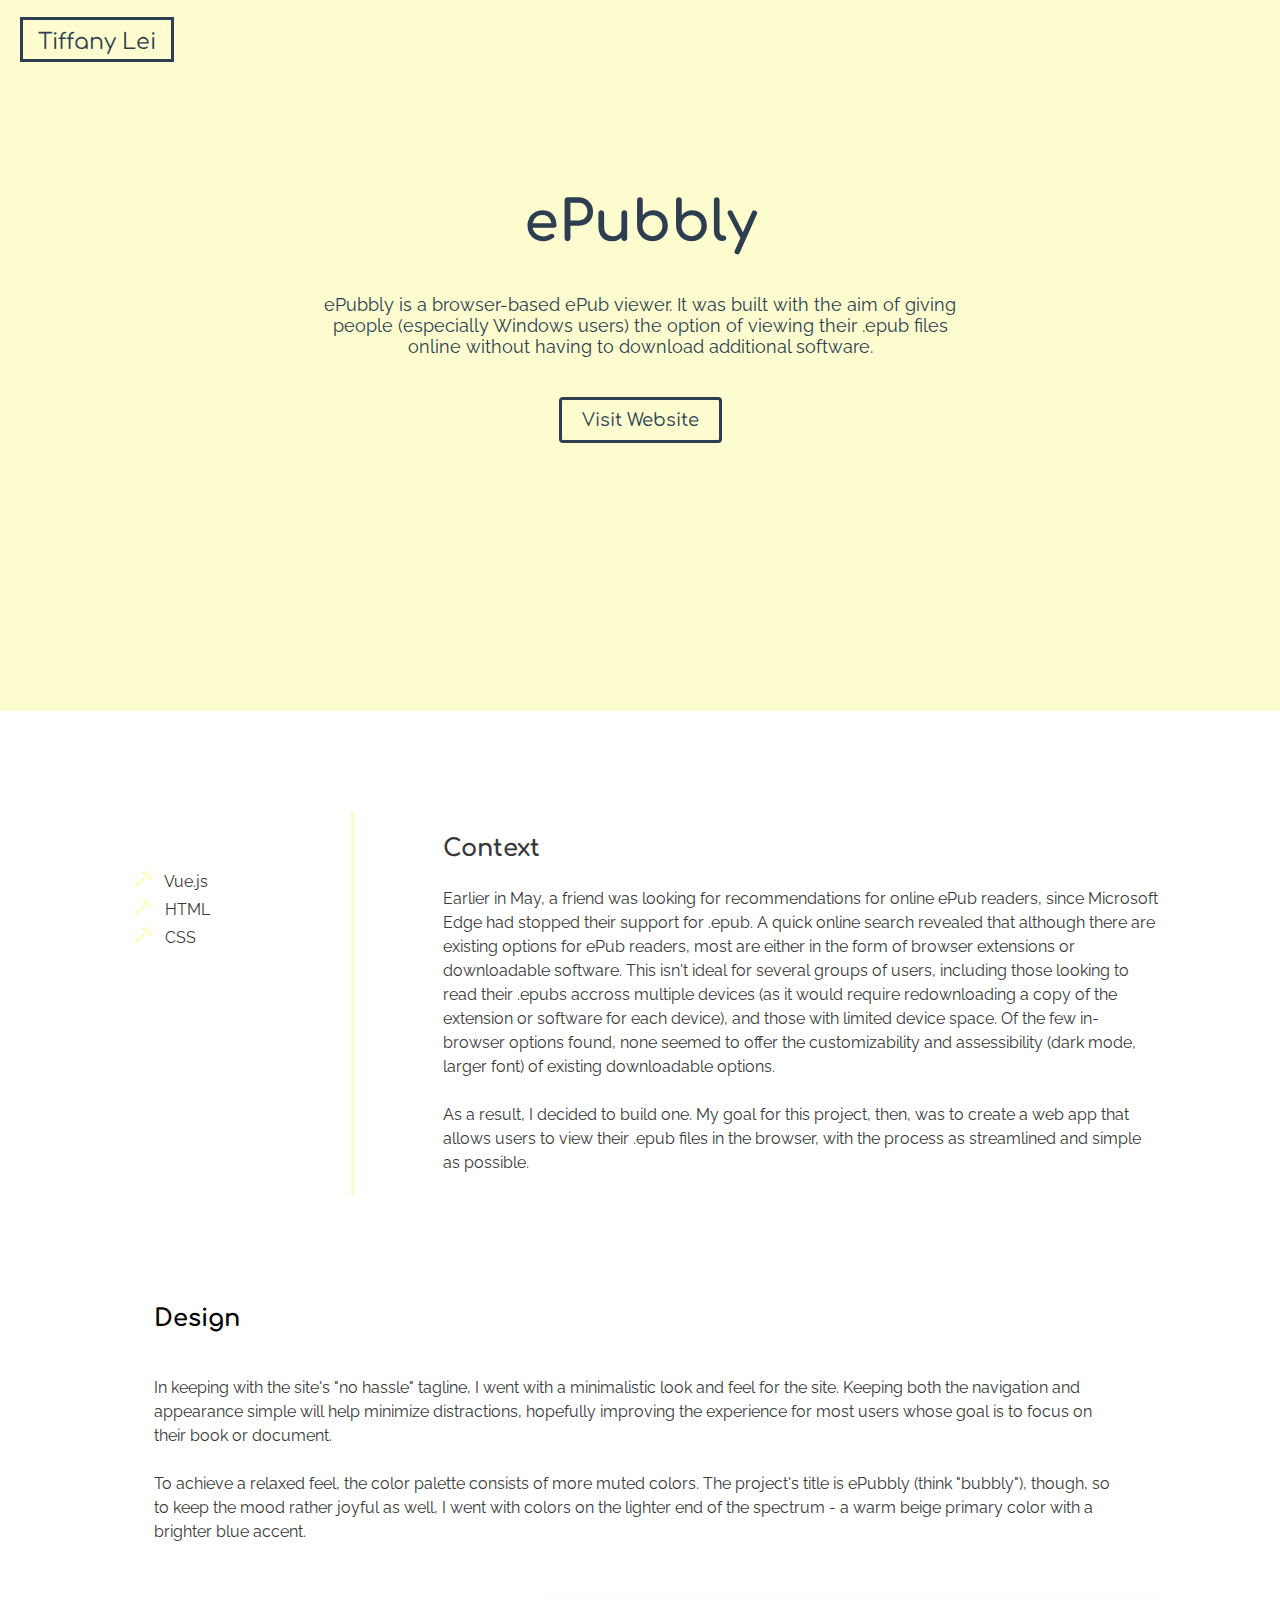
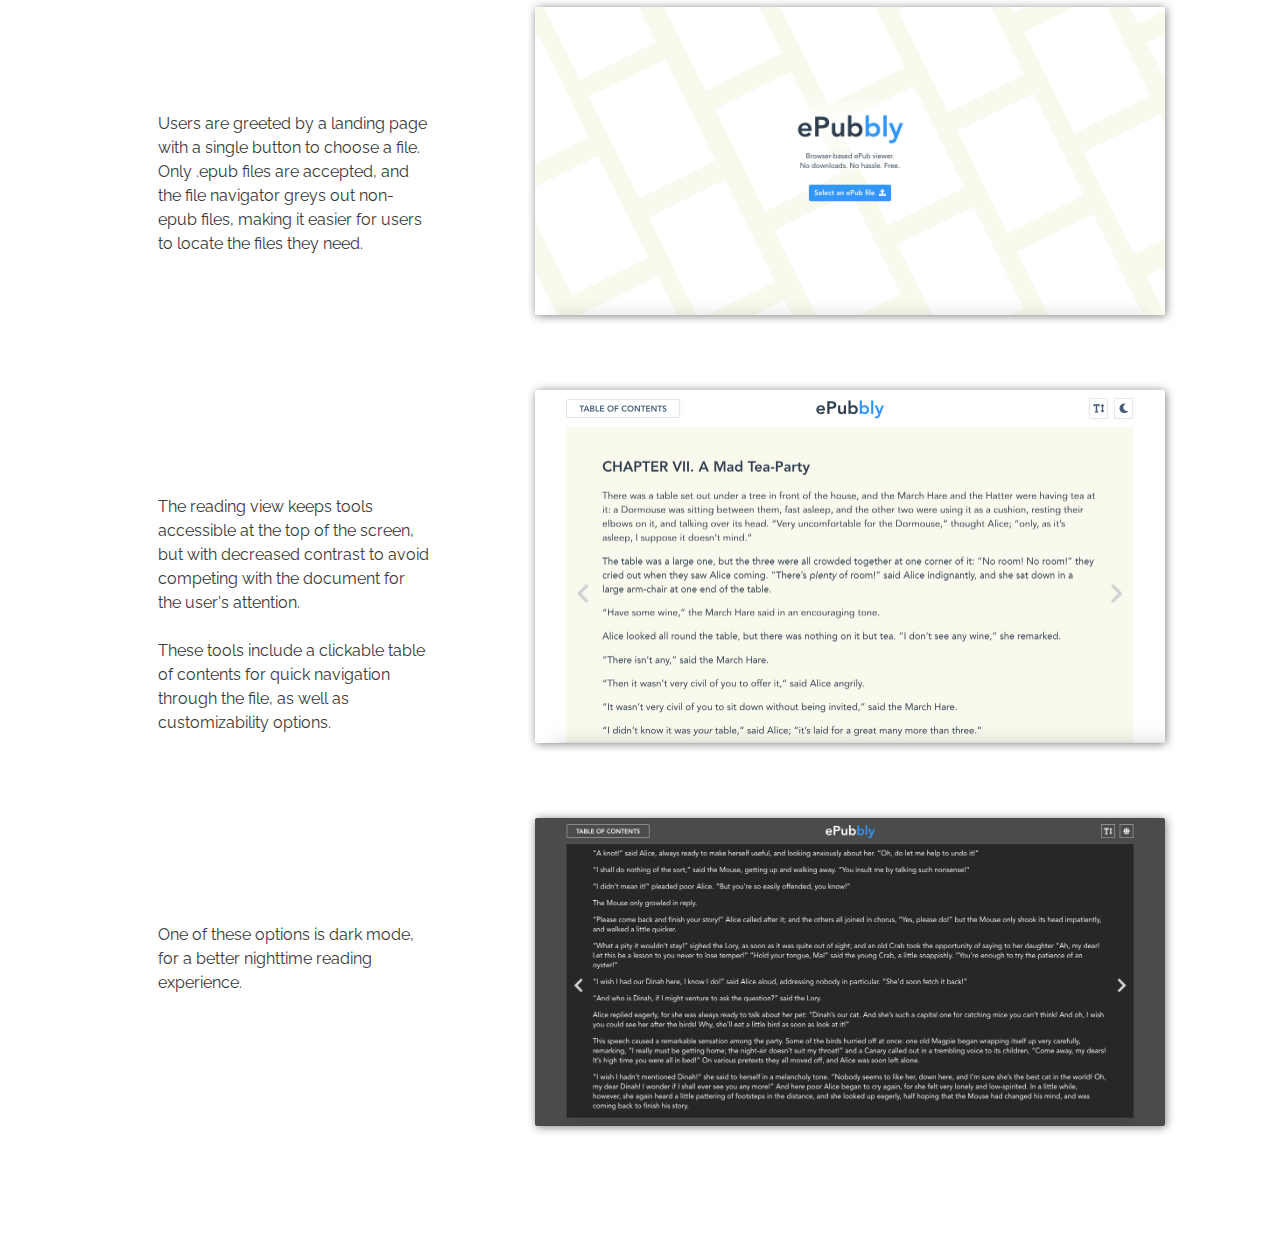
<file: epubbly.html>
<!DOCTYPE html>
<html lang="en">
  <head>
    <script async src="https://www.googletagmanager.com/gtag/js?id=UA-172417309-1"></script>
    <script>
      window.dataLayer = window.dataLayer || [];
      function gtag(){dataLayer.push(arguments);}
      gtag('js', new Date());

      gtag('config', 'UA-172417309-1');
    </script>
    <meta charset="utf-8">
    <meta name="viewport" content="width=device-width, initial-scale=1">
    <link rel="stylesheet" href="css/styles.css">
    <link rel="stylesheet" href="css/projects.css">
    <link href="https://fonts.googleapis.com/css?family=Comfortaa|Raleway" rel="stylesheet">
    <title>ePubbly</title>
  </head>
  <body id="epubbly">
    <div id="navBar">
      <a href="./index.html">Tiffany Lei</a>
    </div>
    <div id="topBanner">
      <h1>ePubbly</h1>
      <p>ePubbly is a browser-based ePub viewer. It was built with the aim of
        giving people (especially Windows users) the option of viewing
        their .epub files online without having to download additional software.</p>
      <a href="https://epubbly.herokuapp.com/" target="_blank"><button>Visit Website</button></a>
    </div>
    <div class="overview">
      <div class="writing tools">
        <div>
          <ul>
            <li><svg xmlns="http://www.w3.org/2000/svg" viewBox="0 0 576 512"><path d="M571.31 193.94l-22.63-22.63c-6.25-6.25-16.38-6.25-22.63 0l-11.31 11.31-28.9-28.9c5.63-21.31.36-44.9-16.35-61.61l-45.25-45.25c-62.48-62.48-163.79-62.48-226.28 0l90.51 45.25v18.75c0 16.97 6.74 33.25 18.75 45.25l49.14 49.14c16.71 16.71 40.3 21.98 61.61 16.35l28.9 28.9-11.31 11.31c-6.25 6.25-6.25 16.38 0 22.63l22.63 22.63c6.25 6.25 16.38 6.25 22.63 0l90.51-90.51c6.23-6.24 6.23-16.37-.02-22.62zm-286.72-15.2c-3.7-3.7-6.84-7.79-9.85-11.95L19.64 404.96c-25.57 23.88-26.26 64.19-1.53 88.93s65.05 24.05 88.93-1.53l238.13-255.07c-3.96-2.91-7.9-5.87-11.44-9.41l-49.14-49.14z"/></svg>
              Vue.js</li>
            <li><svg xmlns="http://www.w3.org/2000/svg" viewBox="0 0 576 512"><path d="M571.31 193.94l-22.63-22.63c-6.25-6.25-16.38-6.25-22.63 0l-11.31 11.31-28.9-28.9c5.63-21.31.36-44.9-16.35-61.61l-45.25-45.25c-62.48-62.48-163.79-62.48-226.28 0l90.51 45.25v18.75c0 16.97 6.74 33.25 18.75 45.25l49.14 49.14c16.71 16.71 40.3 21.98 61.61 16.35l28.9 28.9-11.31 11.31c-6.25 6.25-6.25 16.38 0 22.63l22.63 22.63c6.25 6.25 16.38 6.25 22.63 0l90.51-90.51c6.23-6.24 6.23-16.37-.02-22.62zm-286.72-15.2c-3.7-3.7-6.84-7.79-9.85-11.95L19.64 404.96c-25.57 23.88-26.26 64.19-1.53 88.93s65.05 24.05 88.93-1.53l238.13-255.07c-3.96-2.91-7.9-5.87-11.44-9.41l-49.14-49.14z"/></svg>
              HTML</li>
            <li><svg xmlns="http://www.w3.org/2000/svg" viewBox="0 0 576 512"><path d="M571.31 193.94l-22.63-22.63c-6.25-6.25-16.38-6.25-22.63 0l-11.31 11.31-28.9-28.9c5.63-21.31.36-44.9-16.35-61.61l-45.25-45.25c-62.48-62.48-163.79-62.48-226.28 0l90.51 45.25v18.75c0 16.97 6.74 33.25 18.75 45.25l49.14 49.14c16.71 16.71 40.3 21.98 61.61 16.35l28.9 28.9-11.31 11.31c-6.25 6.25-6.25 16.38 0 22.63l22.63 22.63c6.25 6.25 16.38 6.25 22.63 0l90.51-90.51c6.23-6.24 6.23-16.37-.02-22.62zm-286.72-15.2c-3.7-3.7-6.84-7.79-9.85-11.95L19.64 404.96c-25.57 23.88-26.26 64.19-1.53 88.93s65.05 24.05 88.93-1.53l238.13-255.07c-3.96-2.91-7.9-5.87-11.44-9.41l-49.14-49.14z"/></svg>
              CSS</li>
          </ul>
        </div>
      </div>
      <div class="writing context">
        <div>
        <h2>Context</h2>
        <p>Earlier in May, a friend was looking for recommendations
          for online ePub readers, since Microsoft Edge had stopped
          their support for .epub. A quick online search revealed
          that although there are existing options for ePub readers,
          most are either in the form of browser extensions or
          downloadable software. This isn't ideal for several groups
          of users, including those looking to read their .epubs
          accross multiple devices (as it would require redownloading a copy of the
          extension or software for each device), and those with limited
          device space. Of the few in-browser options found, none seemed to
          offer the customizability and assessibility (dark mode,
          larger font) of existing downloadable options. <br><br>

          As a result, I decided to build one. My goal for this project,
          then, was to create a web app
          that allows users to view their .epub files in the browser, with the process
          as streamlined and simple as possible. </p>
        </div>
      </div>
    </div>
    <div class="subsection">
      <h2>Design</h2>
      <div class="writing">
        <p><br>In keeping with the site's "no hassle" tagline, I went with a
          minimalistic look and feel for the site. Keeping both the navigation
          and appearance simple will help minimize distractions, hopefully improving the
          experience for most users whose goal is to focus
          on their book or document.<br><br>
          To achieve a relaxed feel, the color palette consists of more muted colors.
          The project's title is ePubbly (think "bubbly"), though, so to keep the
          mood rather joyful as well, I went with colors on the lighter end of
          the spectrum - a warm beige primary color with a brighter blue accent.<br><br>
        <br></p>
        <div class="img-block">
          <div class="caption">
            <p>Users are greeted by a
            landing page with a single button to choose a file.
            Only .epub files are accepted, and the file navigator greys out
            non-epub files, making it easier for
            users to locate the files they need.<br><br></p>
          </div>
          <img src="imgs/epubbly/epubblyHome.png" alt="epubbly home">
        </div>
        <div class="img-block">
          <div class="caption">
            <p>The reading view keeps tools
            accessible at the top of the screen, but with decreased contrast to
            avoid competing with the document for the user's attention.<br><br>
            These tools include a clickable table of contents for quick navigation
            through the file, as well as customizability options.<br><br></p>
          </div>
          <img src="imgs/epubbly/epubbly.png" alt="epubbly reading view">
        </div>
        <div class="img-block">
          <div class="caption">
            <p>One of these options is dark mode, for a better nighttime
            reading experience.<br><br></p>
          </div>
          <img src="imgs/epubbly/epubblyDark.png" alt="epubbly dark mode">
        </div>
      <!--<p>You can find ePubbly <a href="" target="_blank">here</a>. Enjoy :)</p>-->
      </div>
    </div>
    <div class="switch-section">
      <div class="next-project"><a href="./dataviz.html">Next Project -></a></div>
    </div>
    <div id="fade-screen"></div>
    <script src="js/pageTransition.js"></script>
  </body>
</html>
</file>
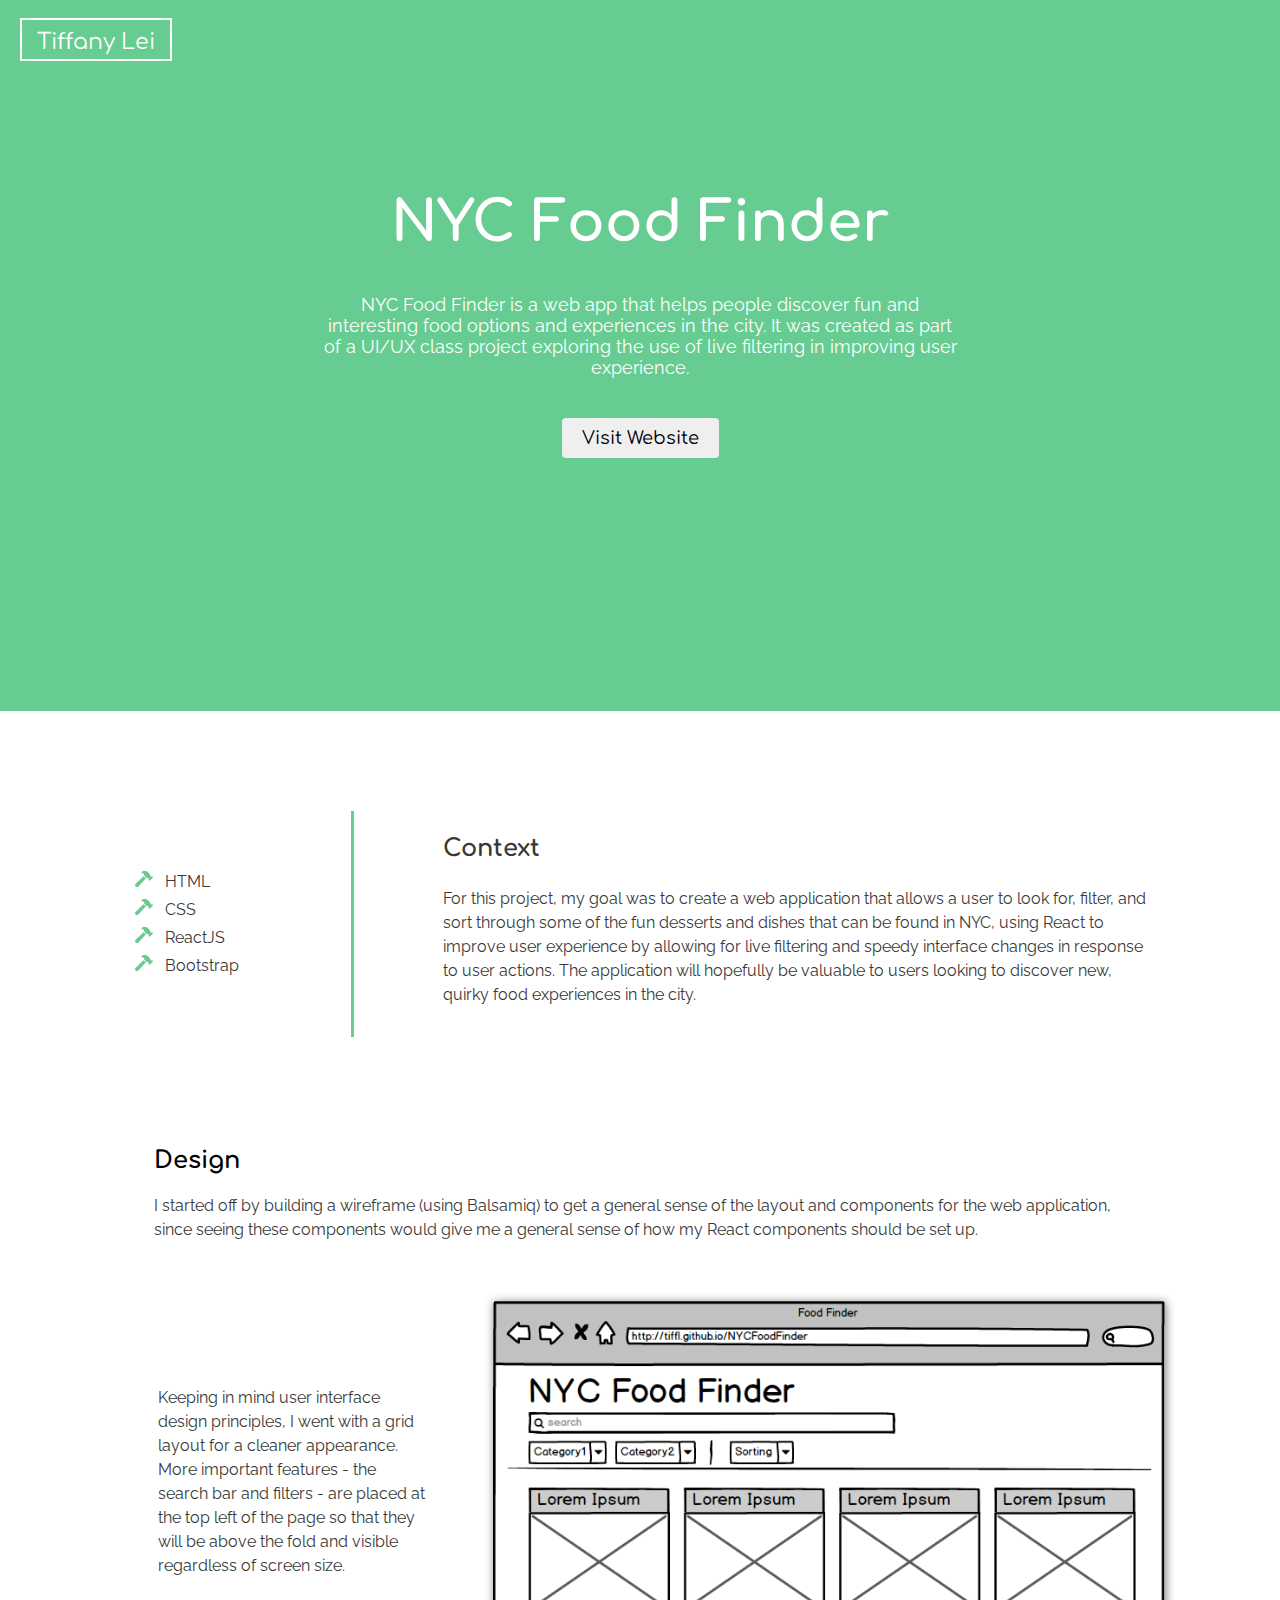
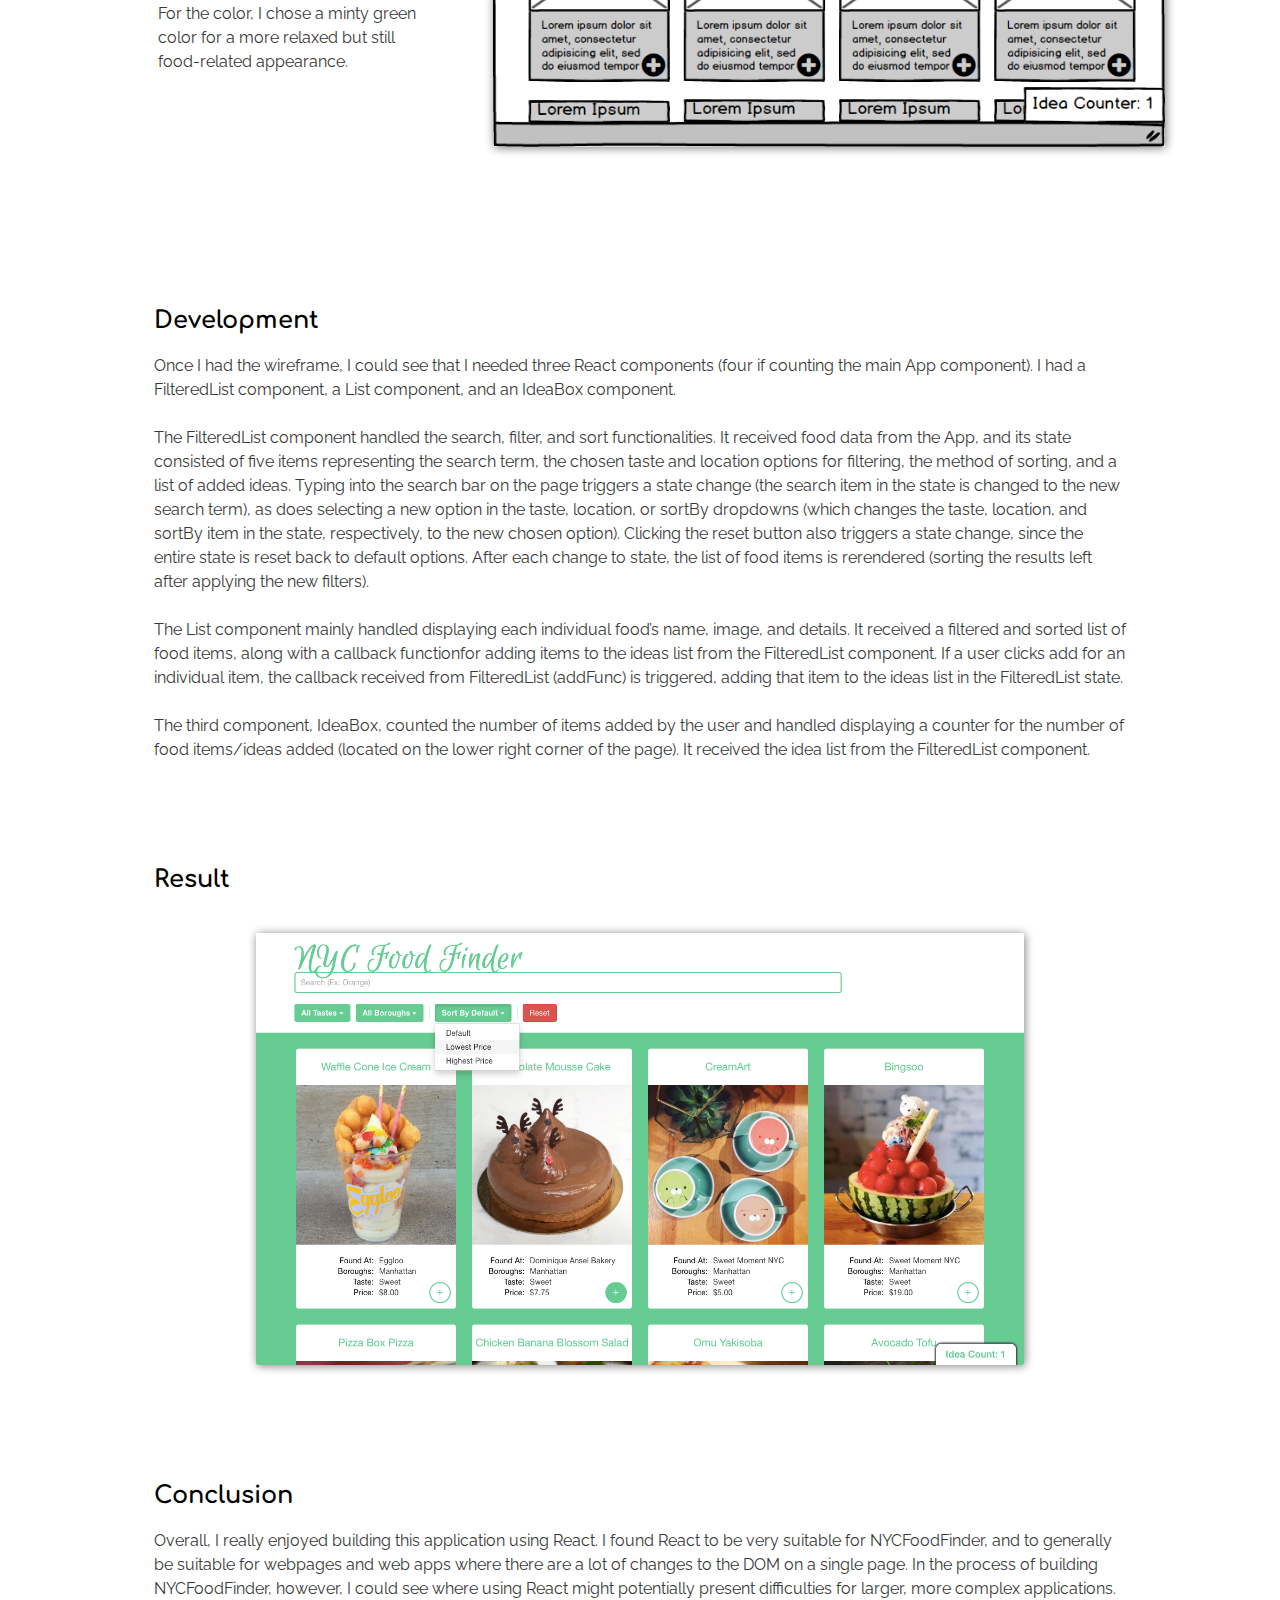
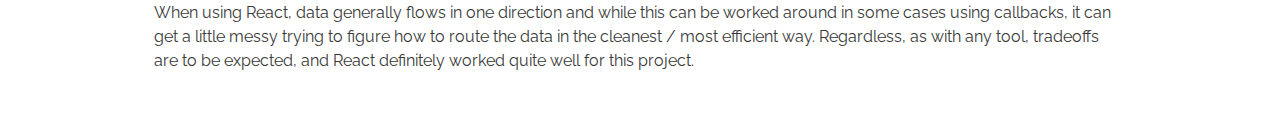
<file: foodFinder.html>
<!DOCTYPE html>
<html lang="en">
  <head>
    <script async src="https://www.googletagmanager.com/gtag/js?id=UA-172417309-1"></script>
    <script>
      window.dataLayer = window.dataLayer || [];
      function gtag(){dataLayer.push(arguments);}
      gtag('js', new Date());

      gtag('config', 'UA-172417309-1');
    </script>
    <meta charset="utf-8">
    <meta name="viewport" content="width=device-width, initial-scale=1">
    <link rel="stylesheet" href="css/styles.css">
    <link rel="stylesheet" href="css/projects.css">
    <link href="https://fonts.googleapis.com/css?family=Comfortaa|Raleway" rel="stylesheet">
    <title>NYCFoodFinder</title>
  </head>
  <body id="foodFinder">
    <div id="navBar">
      <a href="./index.html">Tiffany Lei</a>
    </div>
    <div id="topBanner">
      <h1>NYC Food Finder</h1>
      <p>NYC Food Finder is a web app that helps people discover fun and interesting food options and experiences in the city. It was created as part of a UI/UX class project exploring the use of live filtering in improving user experience.</p>
      <a href="https://tiffl.github.io/NYCFoodFinder/" target="_blank"><button>Visit Website</button></a>
    </div>
    <div class="overview">
      <div class="writing tools">
        <div>
          <ul>
            <li><svg xmlns="http://www.w3.org/2000/svg" viewBox="0 0 576 512"><path d="M571.31 193.94l-22.63-22.63c-6.25-6.25-16.38-6.25-22.63 0l-11.31 11.31-28.9-28.9c5.63-21.31.36-44.9-16.35-61.61l-45.25-45.25c-62.48-62.48-163.79-62.48-226.28 0l90.51 45.25v18.75c0 16.97 6.74 33.25 18.75 45.25l49.14 49.14c16.71 16.71 40.3 21.98 61.61 16.35l28.9 28.9-11.31 11.31c-6.25 6.25-6.25 16.38 0 22.63l22.63 22.63c6.25 6.25 16.38 6.25 22.63 0l90.51-90.51c6.23-6.24 6.23-16.37-.02-22.62zm-286.72-15.2c-3.7-3.7-6.84-7.79-9.85-11.95L19.64 404.96c-25.57 23.88-26.26 64.19-1.53 88.93s65.05 24.05 88.93-1.53l238.13-255.07c-3.96-2.91-7.9-5.87-11.44-9.41l-49.14-49.14z"/></svg>
              HTML</li>
            <li><svg xmlns="http://www.w3.org/2000/svg" viewBox="0 0 576 512"><path d="M571.31 193.94l-22.63-22.63c-6.25-6.25-16.38-6.25-22.63 0l-11.31 11.31-28.9-28.9c5.63-21.31.36-44.9-16.35-61.61l-45.25-45.25c-62.48-62.48-163.79-62.48-226.28 0l90.51 45.25v18.75c0 16.97 6.74 33.25 18.75 45.25l49.14 49.14c16.71 16.71 40.3 21.98 61.61 16.35l28.9 28.9-11.31 11.31c-6.25 6.25-6.25 16.38 0 22.63l22.63 22.63c6.25 6.25 16.38 6.25 22.63 0l90.51-90.51c6.23-6.24 6.23-16.37-.02-22.62zm-286.72-15.2c-3.7-3.7-6.84-7.79-9.85-11.95L19.64 404.96c-25.57 23.88-26.26 64.19-1.53 88.93s65.05 24.05 88.93-1.53l238.13-255.07c-3.96-2.91-7.9-5.87-11.44-9.41l-49.14-49.14z"/></svg>
              CSS</li>
            <li><svg xmlns="http://www.w3.org/2000/svg" viewBox="0 0 576 512"><path d="M571.31 193.94l-22.63-22.63c-6.25-6.25-16.38-6.25-22.63 0l-11.31 11.31-28.9-28.9c5.63-21.31.36-44.9-16.35-61.61l-45.25-45.25c-62.48-62.48-163.79-62.48-226.28 0l90.51 45.25v18.75c0 16.97 6.74 33.25 18.75 45.25l49.14 49.14c16.71 16.71 40.3 21.98 61.61 16.35l28.9 28.9-11.31 11.31c-6.25 6.25-6.25 16.38 0 22.63l22.63 22.63c6.25 6.25 16.38 6.25 22.63 0l90.51-90.51c6.23-6.24 6.23-16.37-.02-22.62zm-286.72-15.2c-3.7-3.7-6.84-7.79-9.85-11.95L19.64 404.96c-25.57 23.88-26.26 64.19-1.53 88.93s65.05 24.05 88.93-1.53l238.13-255.07c-3.96-2.91-7.9-5.87-11.44-9.41l-49.14-49.14z"/></svg>
              ReactJS</li>
            <li><svg xmlns="http://www.w3.org/2000/svg" viewBox="0 0 576 512"><path d="M571.31 193.94l-22.63-22.63c-6.25-6.25-16.38-6.25-22.63 0l-11.31 11.31-28.9-28.9c5.63-21.31.36-44.9-16.35-61.61l-45.25-45.25c-62.48-62.48-163.79-62.48-226.28 0l90.51 45.25v18.75c0 16.97 6.74 33.25 18.75 45.25l49.14 49.14c16.71 16.71 40.3 21.98 61.61 16.35l28.9 28.9-11.31 11.31c-6.25 6.25-6.25 16.38 0 22.63l22.63 22.63c6.25 6.25 16.38 6.25 22.63 0l90.51-90.51c6.23-6.24 6.23-16.37-.02-22.62zm-286.72-15.2c-3.7-3.7-6.84-7.79-9.85-11.95L19.64 404.96c-25.57 23.88-26.26 64.19-1.53 88.93s65.05 24.05 88.93-1.53l238.13-255.07c-3.96-2.91-7.9-5.87-11.44-9.41l-49.14-49.14z"/></svg>
              Bootstrap</li>
          </ul>
        </div>
      </div>
      <div class="writing context">
        <div>
        <h2>Context</h2>
        <p>For this project, my goal was to create a web application that allows a user to look for, filter, and sort through some of the fun desserts and dishes that can be found in NYC, using React to improve user experience by allowing for live filtering and speedy interface changes in response to user actions. The application will hopefully be valuable to users looking to discover new, quirky food experiences in the city. </p>
        </div>
      </div>
    </div>
    <div class="subsection">
      <h2>Design</h2>
      <div class="writing">
        <p>I started off by building a wireframe (using Balsamiq) to get a general sense of the layout and components for the web application, since seeing these components would give me a general sense of how my React components should be set up.</p><br>
        <div class="img-block">
          <div class="caption">
            <p>Keeping in mind user interface design principles, I went with
              a grid layout for a cleaner appearance. More important features
              - the search bar and filters - are placed at the top left of the page
              so that they will be above the fold and visible regardless of screen size.<br><br></p>
            <p>For the color, I chose a minty green color for a more relaxed but
              still food-related appearance. </p>
          </div>
          <img src="imgs/foodFinderWireframe.png" alt="food finder wireframe">
        </div>
      </div>
    </div>
    <div class="subsection">
      <h2>Development</h2>
      <div class="writing">
        <p>Once I had the wireframe, I could see that I needed three React components (four if counting the main App component). I had a FilteredList component, a List component, and an IdeaBox component.</p><br>
        <p>The FilteredList component handled the search, filter, and sort functionalities. It received food data from the App, and its state consisted of five items representing the search term, the chosen taste and location options for filtering, the method of sorting, and a list of added ideas. Typing into the search bar on the page triggers a state change (the search item in the state is changed to the new search term), as does selecting a new option in the taste, location, or sortBy dropdowns (which changes the taste, location, and sortBy item in the state, respectively, to the new chosen option). Clicking the reset button also triggers a state change, since the entire state is reset back to default options. After each change to state, the list of food items is rerendered (sorting the results left after applying the new filters). </p><br>
        <p>The List component mainly handled displaying each individual food’s name, image, and details. It received a filtered and sorted list of food items, along with a callback functionfor adding items to the ideas list from the FilteredList component. If a user clicks add for an individual item, the callback received from FilteredList (addFunc) is triggered, adding that item to the ideas list in the FilteredList state.</p><br>
        <p>The third component, IdeaBox, counted the number of items added by the user and handled displaying a counter for the number of food items/ideas added (located on the lower right corner of the page). It received the idea list from the FilteredList component.</p><br>
      </div>
    </div>
    <div class="subsection">
      <h2>Result</h2>
      <div class="writing">
        <img src="imgs/foodFinder.png" alt="food finder">
      </div>
    </div>
    <div class="subsection">
      <h2>Conclusion</h2>
      <div class="writing">
        <p>Overall, I really enjoyed building this application using React. I found React to be very suitable for NYCFoodFinder, and to generally be suitable for webpages and web apps where there are a lot of changes to the DOM on a single page. In the process of building NYCFoodFinder, however, I could see where using React might potentially present difficulties for larger, more complex applications. When using React, data generally flows in one direction and while this can be worked around in some cases using callbacks, it can get a little messy trying to figure how to route the data in the cleanest / most efficient way. Regardless, as with any tool, tradeoffs are to be expected, and React definitely worked quite well for this project.</p>
      </div>
    </div>
    <div class="switch-section">
      <div class="prev-project"><a href="./langDev.html"><- Previous Project</a></div>
      <div class="next-project"><a href="./abTesting.html">Next Project -></a></div>
    </div>
    <div id="fade-screen"></div>
    <script src="js/pageTransition.js"></script>
  </body>
</html>
</file>
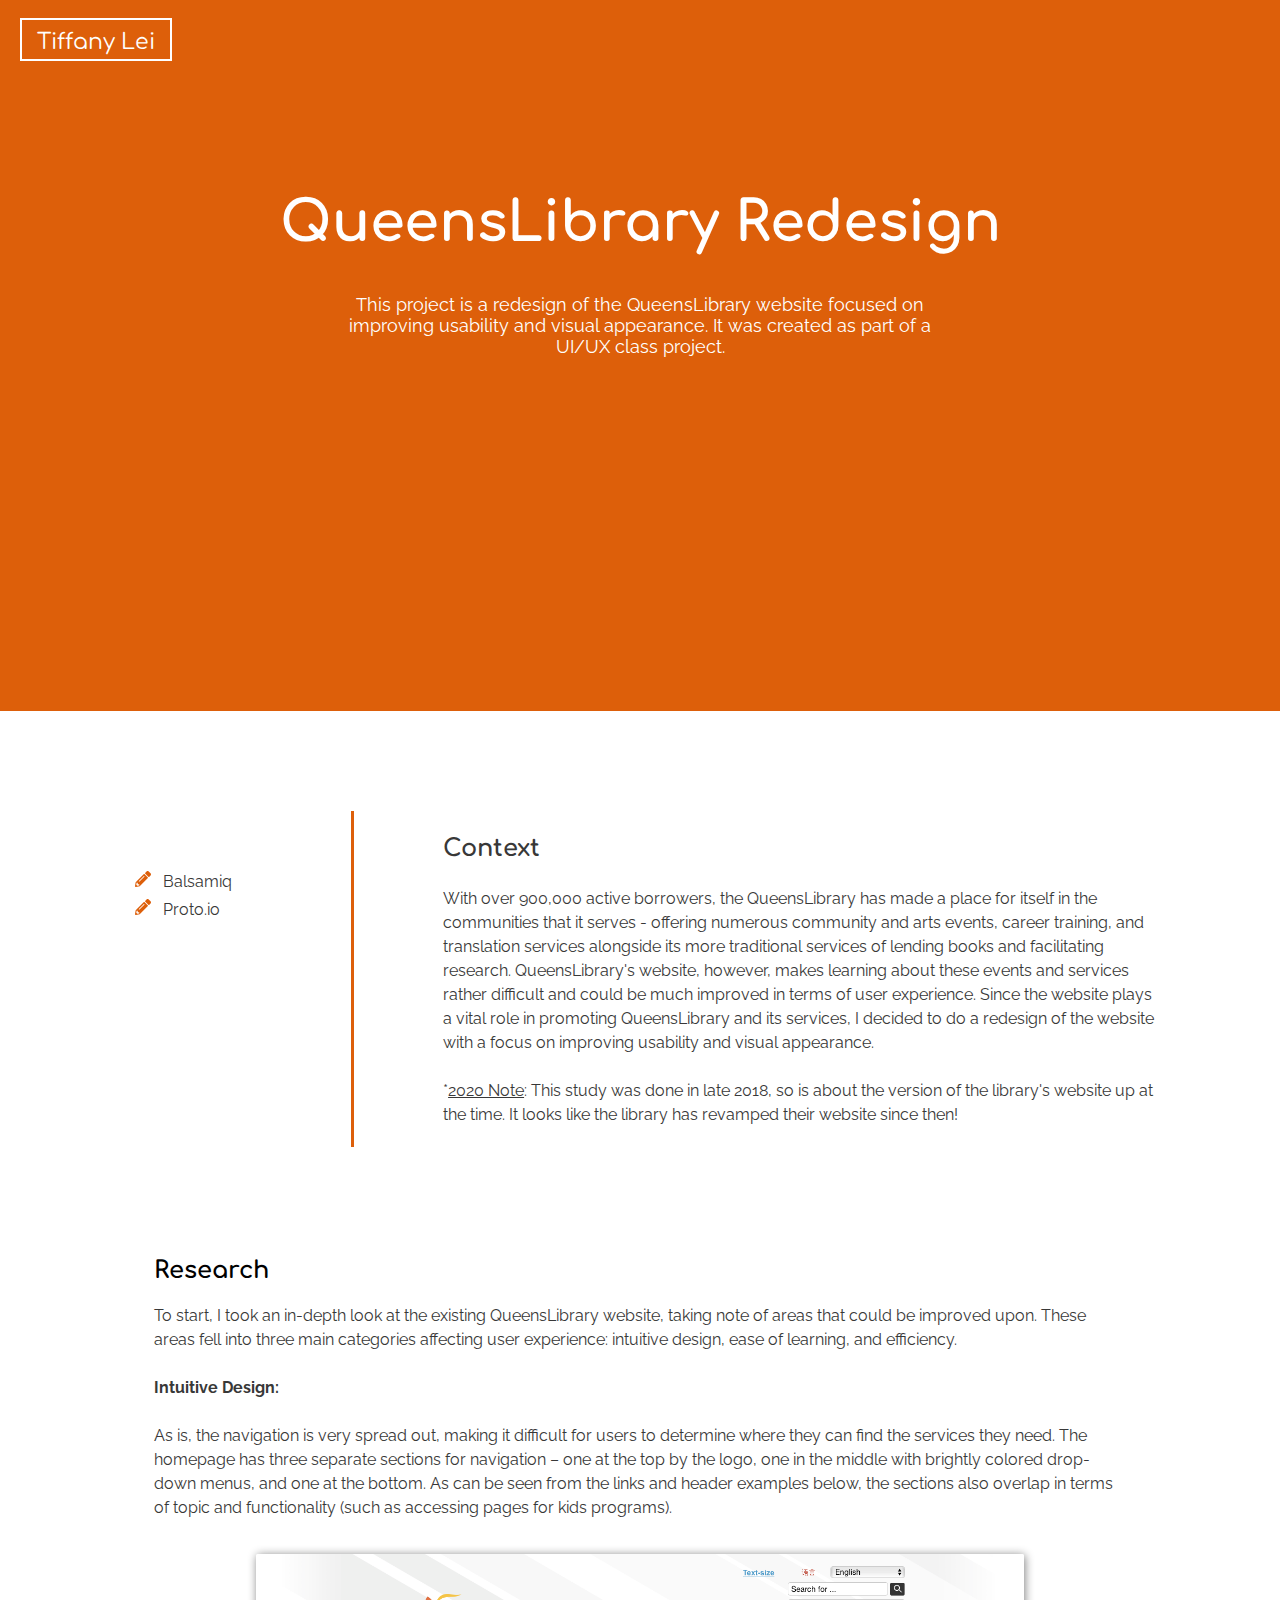
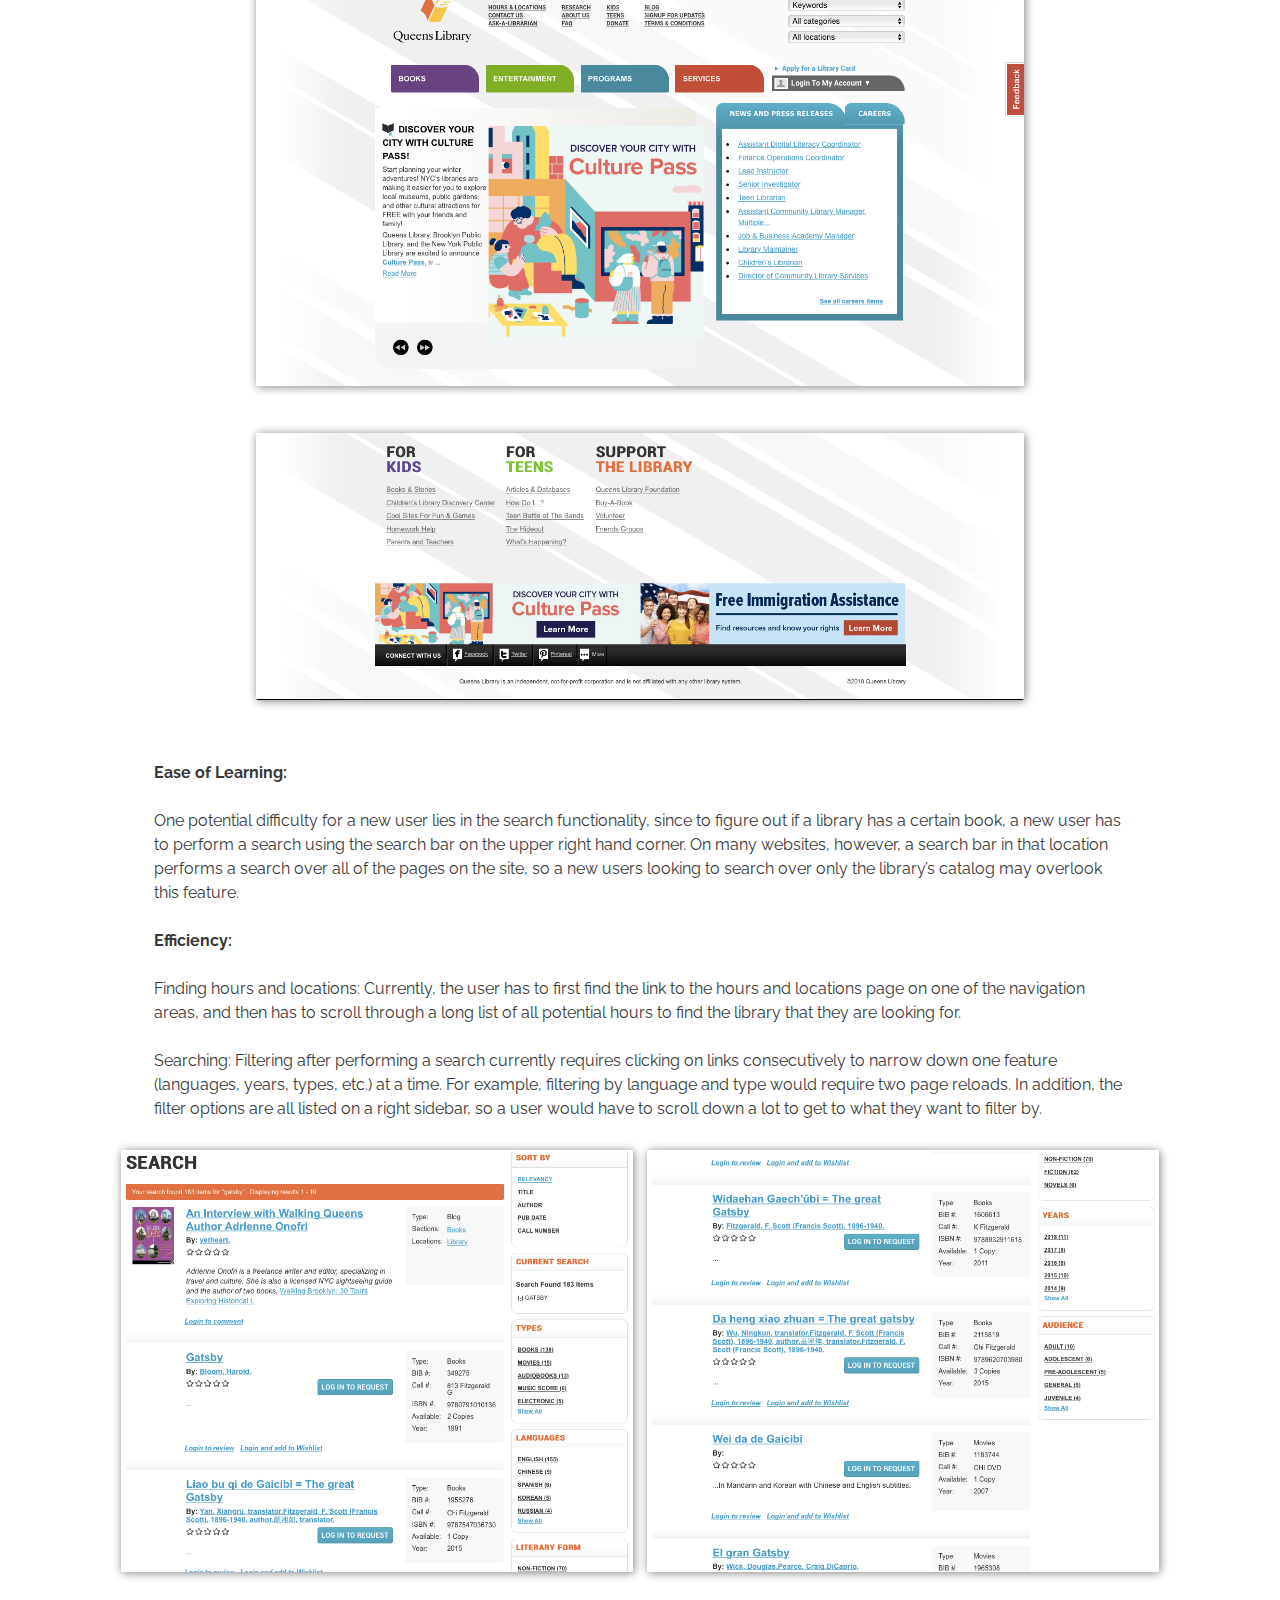
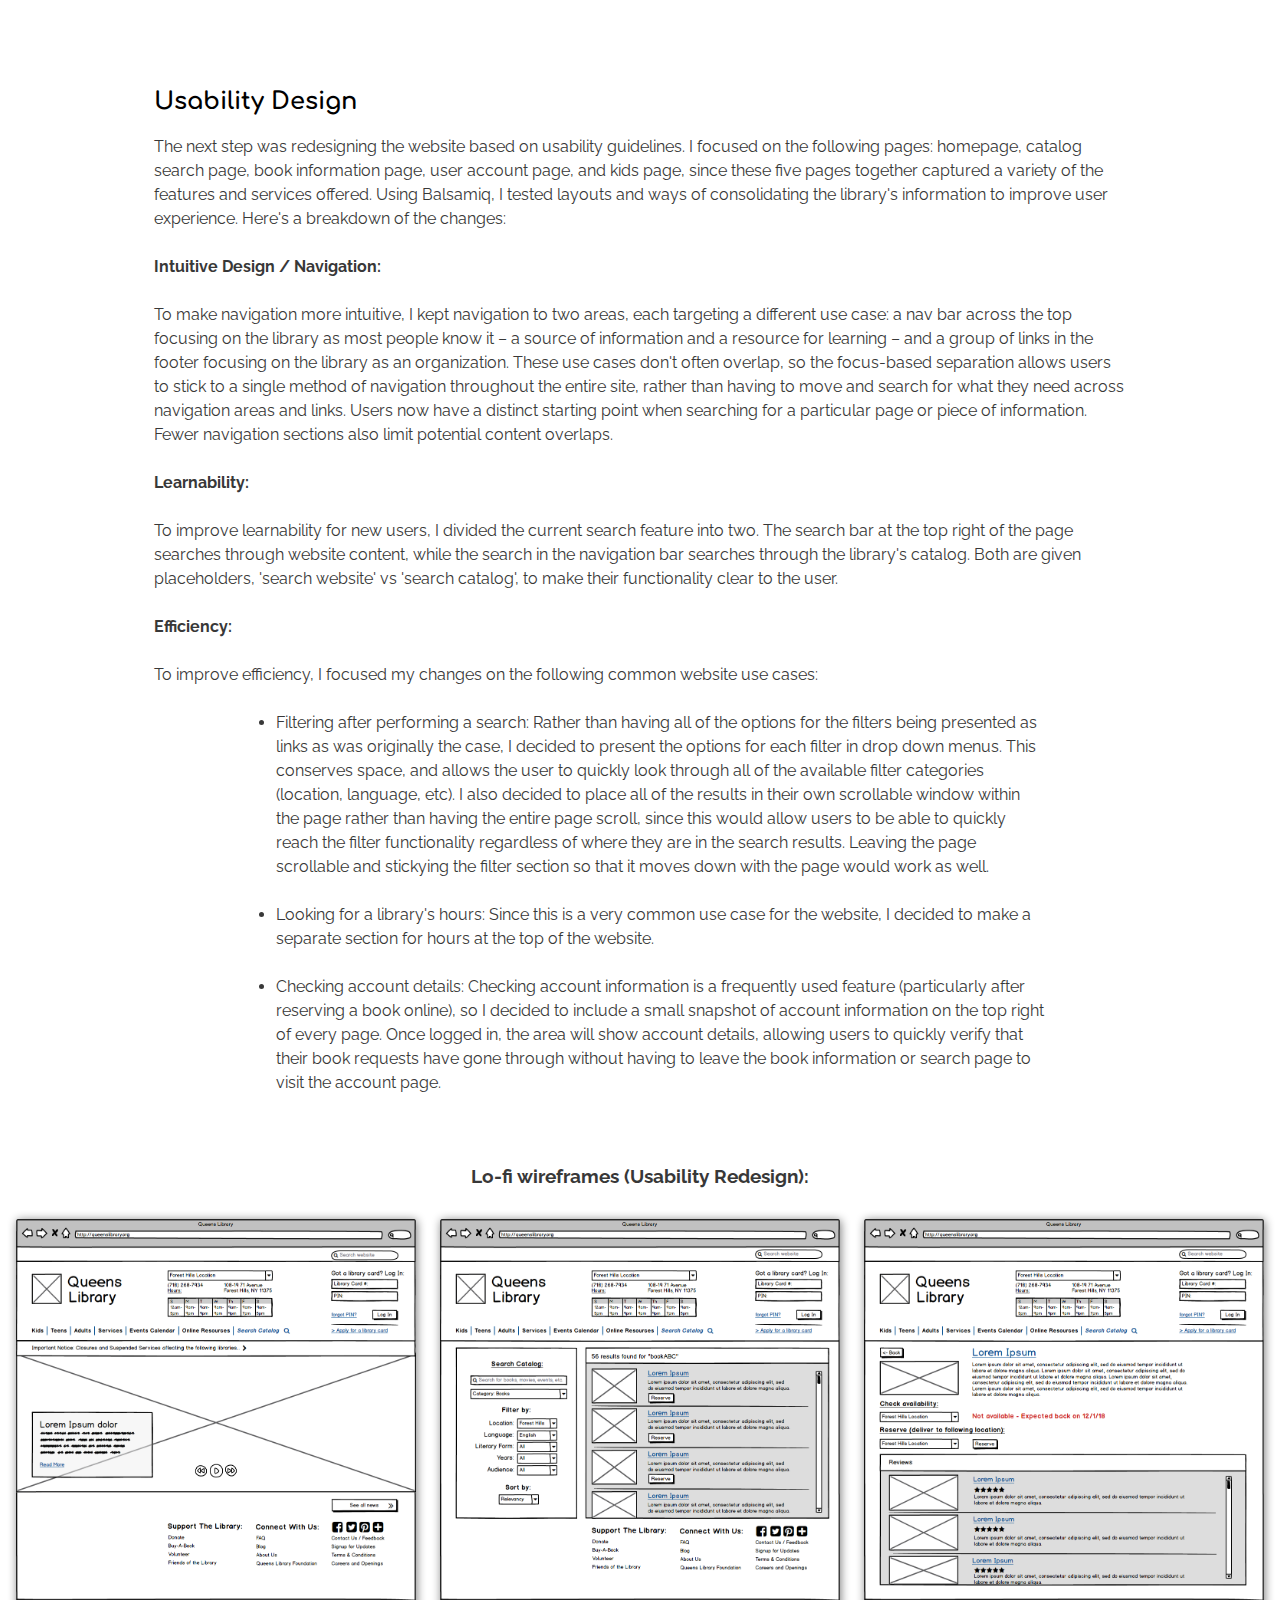
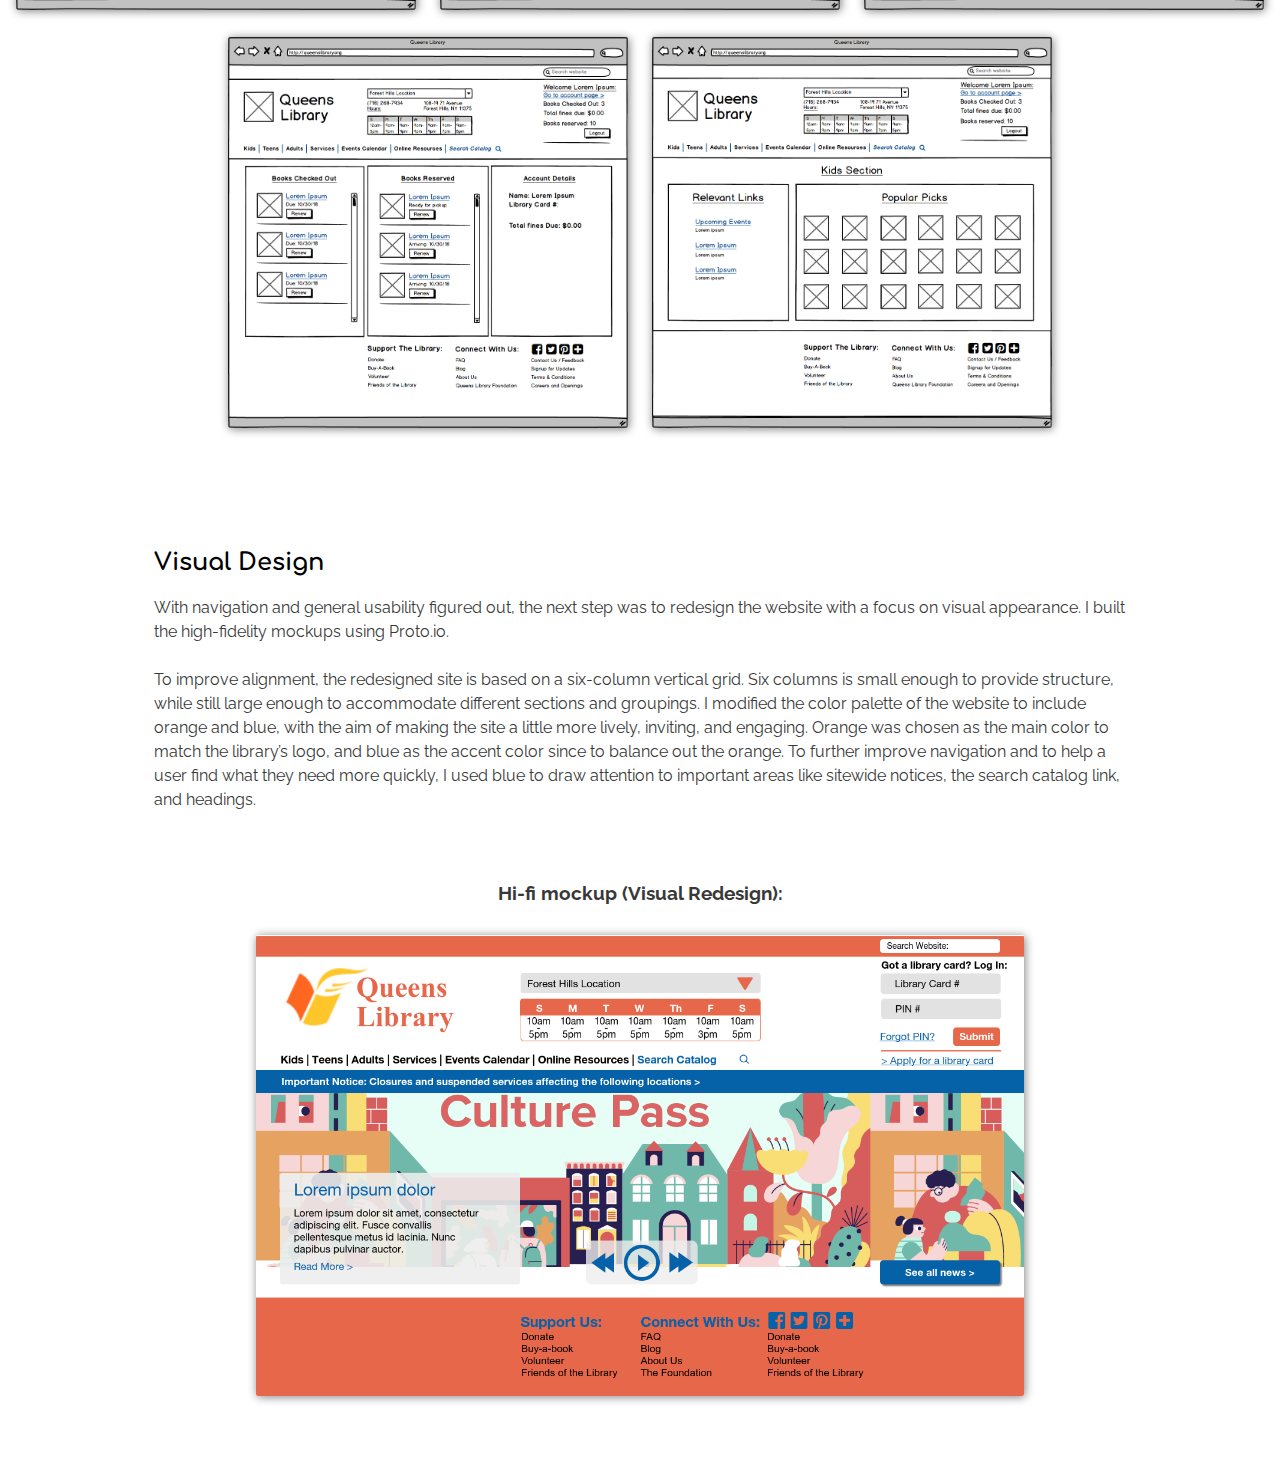
<file: libraryRedesign.html>
<!DOCTYPE html>
<html lang="en">
  <head>
    <script async src="https://www.googletagmanager.com/gtag/js?id=UA-172417309-1"></script>
    <script>
      window.dataLayer = window.dataLayer || [];
      function gtag(){dataLayer.push(arguments);}
      gtag('js', new Date());

      gtag('config', 'UA-172417309-1');
    </script>
    <meta charset="utf-8">
    <meta name="viewport" content="width=device-width, initial-scale=1">
    <link rel="stylesheet" href="css/styles.css">
    <link rel="stylesheet" href="css/projects.css">
    <link href="https://fonts.googleapis.com/css?family=Comfortaa|Raleway" rel="stylesheet">
    <title>QueensLibrary Redesign</title>
  </head>
  <body id="redesign">
    <div id="navBar">
      <a href="./index.html">Tiffany Lei</a>
    </div>
    <div id="topBanner">
      <h1>QueensLibrary Redesign</h1>
      <p>This project is a redesign of the QueensLibrary website focused on
        improving usability and visual appearance. It was created as part of a
        UI/UX class project.</p>
    </div>
    <div class="overview">
      <div class="writing tools">
        <div>
          <ul>
            <li><svg xmlns="http://www.w3.org/2000/svg" viewBox="0 0 512 512"><path d="M497.9 142.1l-46.1 46.1c-4.7 4.7-12.3 4.7-17 0l-111-111c-4.7-4.7-4.7-12.3 0-17l46.1-46.1c18.7-18.7 49.1-18.7 67.9 0l60.1 60.1c18.8 18.7 18.8 49.1 0 67.9zM284.2 99.8L21.6 362.4.4 483.9c-2.9 16.4 11.4 30.6 27.8 27.8l121.5-21.3 262.6-262.6c4.7-4.7 4.7-12.3 0-17l-111-111c-4.8-4.7-12.4-4.7-17.1 0zM124.1 339.9c-5.5-5.5-5.5-14.3 0-19.8l154-154c5.5-5.5 14.3-5.5 19.8 0s5.5 14.3 0 19.8l-154 154c-5.5 5.5-14.3 5.5-19.8 0zM88 424h48v36.3l-64.5 11.3-31.1-31.1L51.7 376H88v48z"/></svg>
              Balsamiq</li>
            <li><svg xmlns="http://www.w3.org/2000/svg" viewBox="0 0 512 512"><path d="M497.9 142.1l-46.1 46.1c-4.7 4.7-12.3 4.7-17 0l-111-111c-4.7-4.7-4.7-12.3 0-17l46.1-46.1c18.7-18.7 49.1-18.7 67.9 0l60.1 60.1c18.8 18.7 18.8 49.1 0 67.9zM284.2 99.8L21.6 362.4.4 483.9c-2.9 16.4 11.4 30.6 27.8 27.8l121.5-21.3 262.6-262.6c4.7-4.7 4.7-12.3 0-17l-111-111c-4.8-4.7-12.4-4.7-17.1 0zM124.1 339.9c-5.5-5.5-5.5-14.3 0-19.8l154-154c5.5-5.5 14.3-5.5 19.8 0s5.5 14.3 0 19.8l-154 154c-5.5 5.5-14.3 5.5-19.8 0zM88 424h48v36.3l-64.5 11.3-31.1-31.1L51.7 376H88v48z"/></svg>
              Proto.io</li>
          </ul>
        </div>
      </div>
      <div class="writing context">
        <div>
        <h2>Context</h2>
        <p>With over 900,000 active borrowers, the QueensLibrary has made a place
        for itself in the communities that it serves - offering numerous
        community and arts events, career training, and translation services
        alongside its more traditional services of lending books and
        facilitating research. QueensLibrary's website, however, makes
        learning about these events and services rather difficult
        and could be much improved in terms of user experience. Since
        the website plays a vital role in promoting QueensLibrary and
        its services, I decided to do a redesign of the website with a
        focus on improving usability and visual appearance.<br><br>

        *<u>2020 Note</u>: This study was done in late 2018, so is about the version
        of the library's website up at the time. It looks like the library
        has revamped their website since then!
        </div>
      </div>
    </div>
    <div class="subsection">
      <h2>Research</h2>
      <div class="writing">
        <p>To start, I took an in-depth look at the existing
          QueensLibrary website, taking note of areas that could
          be improved upon. These areas fell into three main categories affecting user experience:
          intuitive design, ease of learning, and efficiency.
          <br><br></p>
        <p>
          <b>Intuitive Design:</b> <br><br>
          As is, the navigation is very spread out, making it difficult for users
              to determine where they can find the services they need. The homepage
              has three separate sections for navigation – one at the top by the logo,
              one in the middle with brightly colored drop-down menus, and one at the
              bottom. As can be seen from the links and header examples below, the
              sections also overlap in terms of topic and functionality
              (such as accessing pages for kids programs). <br><br>
        </p>
        <img id="library-homepage-1" src="imgs/redesign/queensLibraryTop.png" alt="original home page">
        <img id="library-homepage-2" src="imgs/redesign/queensLibraryBottom2.png" alt="original home page">
        <br><br>
        <p>
          <b>Ease of Learning:</b><br><br>
          One potential difficulty for a new user lies in the search
          functionality, since to figure out if a library has a certain book,
          a new user has to perform a search using the search bar on the upper
          right hand corner. On many websites, however, a search bar in that
          location performs a search over all of the pages on the site, so a
          new users looking to search over only the library’s catalog may
          overlook this feature.<br><br>
        </p>
        <p>
          <b>Efficiency:</b> <br><br>
          Finding hours and locations: Currently, the user has to first
          find the link to the hours and locations page on one of the
          navigation areas, and then has to scroll through a long list
          of all potential hours to find the library that they are looking for.
          <br><br>
          Searching: Filtering after performing a search currently requires
          clicking on links consecutively to narrow down one feature
          (languages, years, types, etc.) at a time. For example, filtering
          by language and type would require two page reloads. In addition,
          the filter options are all listed on a right sidebar, so a user
          would have to scroll down a lot to get to what they want to
          filter by.<br><br>
        </p>
        <div class="nextTo">
          <img src="imgs/redesign/origSearch.png" alt="original search page">
          <img src="imgs/redesign/origSearch2.png" alt="original search page">
        </div>
        <br>
      </div>
    </div>
    <div class="subsection">
      <h2>Usability Design</h2>
      <div class="writing">
        <p>The next step was redesigning the website
          based on usability guidelines. I focused on the following pages: homepage,
          catalog search page, book information page, user account page,
          and kids page, since these five pages together captured
          a variety of the features and services offered. Using Balsamiq, I tested layouts
          and ways of consolidating the library's information to improve
          user experience. Here's a breakdown of the changes:</p><br>
        <p>
          <b>Intuitive Design / Navigation:</b><br><br>
          To make navigation more intuitive, I kept navigation to two
          areas, each targeting a different use case: a nav bar
          across the top focusing on the library as most people
          know it – a source of information and a resource for learning – and
          a group of links in the footer focusing on the library as an organization. These
          use cases don't often overlap, so the focus-based
          separation allows users to stick to a single method of navigation
          throughout the entire site, rather than having to move and
          search for what they need across navigation areas and
          links. Users now have a distinct starting point
          when searching for a particular page or piece of information. Fewer
          navigation sections also limit potential content overlaps.</p><br>
        <p>
          <b>Learnability:</b><br><br>
          To improve learnability for new users, I divided the current
          search feature into two. The search bar
          at the top right of the page searches through website
          content, while the search in the navigation bar searches through
          the library's catalog. Both are given placeholders, 'search
          website' vs 'search catalog', to make their functionality clear
          to the user.</p><br>
        <p>
          <b>Efficiency:</b><br><br>
          To improve efficiency, I focused my changes on the following
          common website use cases:</p><br>
        <ul>
          <li>Filtering after performing a search: Rather than having all of the
            options for the filters being presented as links as was originally the case,
            I decided to present the options for each filter in drop down menus.
            This conserves space, and allows the user to quickly look through all of
            the available filter categories (location, language, etc). I also decided
            to place all of the results in their own scrollable window within the page
            rather than having the entire page scroll, since this would allow users to
            be able to quickly reach the filter functionality regardless of where they
            are in the search results. Leaving the page scrollable and stickying the
            filter section so that it moves down with the page
            would work as well.</li><br>
          <li>Looking for a library's hours: Since this is a very common use case for
            the website, I decided to make a separate section for hours at the top of
            the website.</li><br>
          <li>Checking account details: Checking account information
            is a frequently used feature (particularly after reserving a book
            online), so I decided to include a small snapshot of account information
            on the top right of every page. Once logged in, the area will show account
            details, allowing users to quickly verify that their book requests have gone
            through without having to leave the book information or search page to visit
            the account page.</li>
        </ul><br><br>
        <h3>Lo-fi wireframes (Usability Redesign):</h3>
        <div id="wireframes">
          <img src="imgs/redesign/Homepage.png" alt="home page">
          <img src="imgs/redesign/SearchPage.png" alt="search">
          <img src="imgs/redesign/BookPage.png" alt="book">
          <img src="imgs/redesign/AccountPage.png" alt="account">
          <img src="imgs/redesign/KidsPage.png" alt="kids">
        </div>
        <br>
      </div>
    </div>
    <div class="subsection">
      <h2>Visual Design</h2>
      <div class="writing">
        <p>With navigation and general usability figured out, the
          next step was to redesign the website with a focus on visual
          appearance. I built the high-fidelity mockups using Proto.io.
          <br><br>
          To improve alignment, the redesigned site is based on a six-column
          vertical grid. Six columns is small enough to provide structure,
          while still large enough to accommodate different sections and groupings.
          I modified the color palette of the website to include orange
          and blue, with the aim of making the site a little more lively, inviting, and
          engaging. Orange was chosen as the main color to match the
          library’s logo, and blue as the accent color since to balance
          out the orange. To further improve navigation and
          to help a user find what they need more quickly, I used blue to draw
          attention to important areas like sitewide notices, the search catalog
          link, and headings.</p><br><br>
        <h3>Hi-fi mockup (Visual Redesign):</h3>
        <img src="imgs/Redesign.png" alt="redesign hi-fi">
      </div>
    </div>
    <div class="switch-section">
      <div class="prev-project"><a href="./abTesting.html"><- Previous Project</a></div>
    </div>
    <div id="fade-screen"></div>
    <script src="js/pageTransition.js"></script>
  </body>
</html>
</file>
<file: css/styles.css>
:root {
  --primaryColor: #78BCCA;
  --primaryRGB: 120, 188, 202;
  --grey: #969696;
}

body {
  margin: 0px;
}

h1 {
  font-family: 'Comfortaa', cursive;
  color: white;
}

a {
  font-family: 'Comfortaa', cursive;
  text-decoration: none;
  color: white;
}

/* ----------------------------------------------- */
/* ------------------- NavBar -------------------- */
/* ----------------------------------------------- */

#navBar {
  padding: 30px 0px 0px 0px;
}

#navBar a {
  margin-left: 20px;
  padding: 10px 15px 5px 15px;
  border: 2px solid white;
  font-size: 22px;
}

/* ----------------------------------------------- */
/* ------------------ Portfolio ------------------ */
/* ----------------------------------------------- */

#portfolio-page {
  background-color: var(--primaryColor);
}

#portfolio-page h3 {
  margin: auto;
  font-family: 'Raleway', sans-serif;
  font-weight: lighter;
}

/* ----------------------------------------------- */
/* ---------------- Intro Section ---------------- */
/* ----------------------------------------------- */

#intro-section {
  height: 80%;
  width: 89%;
  margin: 0px auto;
  min-height: 550px;
  color: white;
  text-align: center;
}

#intro {
  max-width: 500px;
  margin: 170px auto 0;
}

#intro h1 {
  margin-bottom: 30px;
}

/* ----------------------------------------------- */
/* --------------- Projects Section -------------- */
/* ----------------------------------------------- */

#character-svg {
  position: relative;
  width: 63%;
  margin-top: -41.8%;
  margin-left: 22%;
}

#projects-section {
  position: absolute;
  width: 100%;
  top: 520px;
  text-align: center;
  background-color: white;
  border-radius: 5px 5px 0px 0px;
}

.group-section {
  display: flex;
  flex-wrap: wrap;
}
.portfolio-label {
  width: 11%;
  margin: 30px 0 0 15px;
}

#first-label {
  margin: 90px 0 0 15px;
}

.portfolio-group {
  width: 89%;
  margin: -50px auto 90px auto;
  text-align: left;
  display: flex;
  flex-wrap: wrap;
}
#last-group {
  margin: -50px auto 65px auto;
}
.portfolio-group h3 {
  color: var(--primaryColor);
  margin-left: 0px;
  padding-bottom: 25px;
}

.portfolio-items {
  width: 85%;
  margin: auto 0px auto auto;
  display: flex;
  flex-wrap: wrap;
}

.portfolio-item {
  position: relative;
  margin: 10px 15px 15px 15px;
  width: 30%;
  min-width: 280px;
  text-align: center;
  box-shadow: 0px 0px 5px rgba(0,0,0,0.2);
  border-bottom: 5px solid var(--primaryColor);
}
.portfolio-item:hover {
  box-shadow: 0px 0px 8px grey;
  width: 30.1%;
}

.portfolio-item img {
  width: 100%;
}

.portfolio-item div {
  position: absolute;
  bottom: 0px;
  width: 100%;
  height: 70%;
  background-image: linear-gradient(rgba(255,255,255,0), rgba(255,255,255,1));
}
.portfolio-item h2 {
  position: absolute;
  right: 0px;
  padding: 5px 13px 8px 10px;
  bottom: -18px;
  background-image: radial-gradient(rgba(255,255,255,2), rgba(255,255,255,0));
  color: var(--primaryColor);
  font-family: Raleway;
  font-size: 20px;
  font-weight: normal;
}

@media only screen and (max-width: 1039px) { /* tablet view */
  .portfolio-items {
    width: 100%;
    margin-bottom: 30px;
  }
  .portfolio-item {
    width: 48%;
    margin: 10px auto 10px 0px;
  }
  .portfolio-item:hover {
    width: 48.1%;
  }
}

@media only screen and (max-width: 640px) { /* mobile view: */
  .portfolio-items {
    width: 100%;
  }
  .portfolio-item {
    width: 80%;
    margin: 10px auto;
  }
  .portfolio-item:hover {
    width: 80.1%;
  }
}


#fade-screen {
  z-index: 10;
  position: fixed;
  top: 0;
  left: 0;
  width: 100vw;
  height: 100vh;
  pointer-events: none;
  animation-duration: 200ms;
  animation-timing-function: ease-in-out;
  background: #78BCCA;
}

@keyframes fade-out {
  from { opacity: 1; }
  to { opacity: 0; }
}
@keyframes fade-in {
  from { opacity: 0; }
  to { opacity: 1; }
}
#fade-screen.fade-out {
  opacity: 0;
  animation-name: fade-out;
}
#fade-screen.fade-in {
  opacity: 1;
  animation-name: fade-in;
}
</file>
<file: css/projects.css>
:root {
  --epubbly-primary: #fcfccf; /*#fafaed;*/
  --dataviz-primary: rgba(0,0,255,0.4);/*#fafaff*/
  --langdev-primary: #46bddb; /*#36AAC9;*/ /*#FFFED1*/
  --foodfinder-primary: #66cc91;
  --abtesting-primary: #ffefde; /*#FFFF99;*/
  --redesign-primary: #DD5F0A;

  --epubbly-accent: #2c3e50;
  --dataviz-accent: white; /*#3C3F48;*/
  --abtesting-accent: #696969;
}

h1 {
  margin: 0 auto;
  width: 80%;
  padding: 15% 0 30px 0;
  font-size: 56px;
  text-align: center;
}

h2 {
  text-align: center;
  font-family: 'Comfortaa';
}

p {
  width: 50%;
  margin: auto;
  text-align: left;
}

.subsection p, .subsection h2 {
  width: 76%;
  margin: auto;
  text-align: left;
}


button {
  margin-top: 10px;
  padding: 10px 20px;
  font-family: 'Comfortaa';
  font-size: 18px;
  text-decoration: none;
  border: 0px;
  border-radius: 4px;
}
button:hover { cursor: pointer; }

#navBar { position: absolute; }
#navBar a { border-radius: 0; }

#topBanner {
  height: 79vh;
  min-height: 470px;
  font-family: 'Raleway', sans-serif;
  font-size: 18px;
}

#topBanner p {
  width: 50%;
  margin: 10px auto 30px auto;
  color: white;
  text-align: center;
}

.overview {
  padding: 100px 0 50px;
  display: flex;
  justify-content: center;
  flex-wrap: wrap-reverse;
}
.tools {
  width: 25%;
  min-width: 300px;
}
.tools div {
  display: inline-block;
  width: 60%;
  margin: 35px auto;
}
.tools ul {
  list-style-type: none;
}
.tools li {
  margin: 4px 0;
  justify-content: center;
}
.tools svg {
  height: 16px;
  margin-right: 8px;
}
@media (max-width: 1040px) {
  .overview {
    padding: 90px 0 0;
  }
}
@media (max-width: 1010px) {
  .tools div {
    margin: 10px auto 0;
  }
}
.overview .context {
  width: 70%;
}
.overview .context div {
  display: inline-block;
  width: 80%;
  margin: auto;
}
.overview h2, .overview p {
  margin-top: 0;
  width: 100%;
  text-align: left;
}

.subsection { padding-top: 60px; }
.result .writing { margin-top: -50px; padding: 0; }

.subheading {
  margin: 20px 0px 20px 0px;
  padding: 15px;
}

.writing {
  padding: 20px 0px;
  line-height: 1.5;
  color: #383838;
  font-family: 'Raleway', sans-serif;
}
.writing img { border-radius: 2px; }

.switch-section {
  padding: 10px 0px;
  position: relative;
}

.prev-project, .next-project {
  position: absolute;
  bottom: 20px;
  font-family: 'Raleway', sans-serif;
}
.prev-project {
  left: 40px;
}
.next-project {
  right: 40px;
}

.img-block {
  display: flex;
  flex-direction: row;
  flex-wrap: wrap;
  justify-content: space-between;
  max-width: 82%;
  margin: 15px auto 50px;
}
.img-block .caption {
  padding-top: 10%;
  flex: 0 0 34%;
}
.img-block img {
  flex: 0 0 64%;
  align-self: flex-start;
}

@media (max-width: 600px) {
  .img-block {
    margin: 15px auto 15px;
  }
  .img-block .caption {
    padding-top: 0px;
    flex: 0 0 100%;
  }
  .img-block img {
    flex: 0 0 100%;
  }
}

@media (max-width: 1200px) {
  .img-block {
    max-width: 90%;
    margin: 0px auto 30px;
  }
  .img-block .caption {
    padding-top: 5%;
  }
}

.center { text-align: center; }
.pb-4 { padding-bottom: 4px; }
.pb-10 { padding-bottom: 10px; }

/* ----------------------------------------------- */
/* --------------- Food Finder ------------------- */
/* ----------------------------------------------- */

#foodFinder {
  background-color: white;
  text-align: center;
}

#foodFinder .primary-background {
  background-color: var(--foodfinder-primary);
}

#foodFinder button:hover {
  color: var(--foodfinder-primary);
  background-color: white;
}

#foodFinder img {
  width: 60%;
  box-shadow: 1px 1px 10px grey;
  margin: 20px 0px 30px 0px;
}

#foodFinder #topBanner {
  background-color: var(--foodfinder-primary);
}

#foodFinder ul {
  width: 20%;
  margin: auto;
  text-align: left;
}

#foodFinder .overview .context {
  border-left: 3px solid var(--foodfinder-primary);
}
#foodFinder .tools ul {
  width: 100%;
}
#foodFinder .tools svg {
  fill: var(--foodfinder-primary);
}

#foodFinder img {
  min-width: 400px;
}

/*#foodFinder .result {
  background-color: #b5f7c3;
}*/
/* ----------------------------------------------- */
/* ------------------- Epubbly ------------------- */
/* ----------------------------------------------- */

#epubbly {
  background-color: white;
  text-align: center;
}

#epubbly button, #epubbly #navBar a {
  color: var(--epubbly-accent);
  background-color: var(--epubbly-primary);
  border: 3px solid var(--epubbly-accent);
}
#epubbly button:hover {
  color: #fafaed;
  background-color: var(--epubbly-accent);
}

#epubbly img {
  margin-bottom: 25px;
  box-shadow: 1px 1px 10px grey;
  max-width: 60%;
}

#epubbly #topBanner {
  background-color: var(--epubbly-primary);
}
#epubbly #topBanner h1, #epubbly #topBanner p, #epubbly .subheading {
  color: var(--epubbly-accent);
}

#epubbly ul {
  width: 6%;
  margin: auto;
  text-align: left;
}

#epubbly .overview .context {
  border-left: 3px solid var(--epubbly-primary);
}
#epubbly .tools ul {
  width: 100%;
}
#epubbly .tools svg {
  fill: var(--epubbly-primary);
}

/* ----------------------------------------------- */
/* ------------------ Data Viz ------------------- */
/* ----------------------------------------------- */

#dataviz {
  background-color: white;
  text-align: center;
}

#dataviz #topBanner a {
  color: var(--dataviz-accent);
  text-decoration: underline;
}

#dataviz button, #dataviz #navBar a {
  color: var(--dataviz-accent);
  border: 3px solid var(--dataviz-accent);
}
#dataviz button:hover {
  color: var(--dataviz-primary);
  background-color: var(--dataviz-accent);
}

#dataviz img {
  max-width: 60%;
  box-shadow: 1px 1px 10px grey;
  margin: 20px 0px 30px 0px;
}

#dataviz #topBanner {
  background-color: var(--dataviz-primary);
}
#dataviz #topBanner h1, #dataviz #topBanner p, #dataviz .result h2 {
  color: var(--dataviz-accent);
}

#dataviz .primary-background {
  background-color: var(--dataviz-primary);
}

#dataviz .overview .context {
  border-left: 3px solid var(--dataviz-primary);
}

#dataviz ul {
  width: 45%;
  margin: auto;
  text-align: left;
}

#dataviz .tools ul {
  width: 100%;
}

#dataviz .tools svg {
  fill: var(--dataviz-primary);
}

#dataviz .img-block {
  justify-content: space-around;
  font-size: 14px;
  margin: 20px auto 80px;
}
#dataviz .img-block .caption {
  padding-top: 4%;
}
#dataviz .img-block .caption p {
  width: 85%;
  margin: auto;
}
#dataviz .img-block img {
  flex: initial;
}

#dataviz .img-positioning-wrapper {
  position: relative;
}

#dataviz #graph5 {
  max-width: 100%;
}
#dataviz #graph4 {
  position: absolute;
  right: -8%;
  bottom: -5%;
  width: 40%;
}

@media (max-width: 1040px) {
  #dataviz .img-block {
    margin: 0px auto 0px;
  }
  #dataviz .img-block .caption {
    min-width: 80%;
  }
  #dataviz img {
    max-width: 95vw;
  }
  #dataviz #graph4 {
    right: -4%;
  }
}

/* ----------------------------------------------- */
/* ----------------- Redesign -------------------- */
/* ----------------------------------------------- */

#redesign {
  text-align: center;
}

#redesign #topBanner {
  background-color: #DD5F0A;
}

#redesign #tools {
  width: 10%;
  margin: auto;
  text-align: left;
}

#redesign img {
  width: 60%;
  min-width: 400px;
  box-shadow: 1px 1px 10px grey;
  margin: 10px 0px 30px 0px;
}
#redesign #library-homepage-1 img { margin: 10px 0 0 0; padding: 0; }
#redesign #library-homepage-2 img { margin: 0 0 30px 0; padding: 0; }

#redesign ul {
  width: 60%;
  margin: auto;
  text-align: left;
}

#wireframes img {
  margin: 10px;
  width: 25%;
  min-width: 400px;
  transition: transform 0.25s ease;
  transform: scale(1);
  cursor: zoom-in;
  z-index: -1;
}

#wireframes img:active {
  transition: transform 0.25s ease;
  transform: scale(1.3);
  cursor: zoom-out;
  z-index: 1;
}

#redesign .nextTo img {
  display: inline-block;
  width: 40%;
  margin: 5px;
  min-width: 500px;
  transition: transform 0.25s ease;
}

#redesign .overview .context {
  border-left: 3px solid var(--redesign-primary);
}
#redesign .tools ul {
  width: 100%;
}
#redesign .tools svg {
  fill: var(--redesign-primary);
}

/* ----------------------------------------------- */
/* ----------------- LangDev -------------------- */
/* ----------------------------------------------- */

#langDev {
  text-align: center;
}

#langDev h3 {
  color: var(--langdev-primary);
}

/*#langDev .subheading {
  background-color: #FFFED1;
  color: grey;
}*/

#langDev #topBanner {
  background-color: var(--langdev-primary);

}

#langDev img {
  width: 60%;
  box-shadow: 1px 1px 10px grey;
  margin: 20px 0px 30px 0px;
}

#langDev .nextTo img {
  display: inline-block;
  width: 45%;
  margin: 5px;
  min-width: 500px;
  transition: transform 0.25s ease;
  transform: scale(1);
  cursor: zoom-in;
  z-index: -1;
}

#langDev .nextTo img:active {
  transition: transform 0.25s ease;
  transform: scale(1.5);
  cursor: zoom-out;
  z-index: 1;
}

#langDev ul {
  display: inline-block;
  vertical-align: top;
  width: 300px;
  margin: 0px;
  text-align: left;
}

#langDev .conclusion ul {
  width: 65%;
}

#langDev .overview .context {
  border-left: 3px solid var(--langdev-primary);
}
#langDev .tools ul {
  width: 100%;
}
#langDev .tools svg {
  fill: var(--langdev-primary);
}

/* ----------------------------------------------- */
/* ----------------- ABTesting ------------------- */
/* ----------------------------------------------- */

#abTesting {
  text-align: center;
}

#abTesting button, #abTesting #navBar a {
  background-color: rgba(0,0,0,0);
  color: var(--abtesting-accent);
  border: 2px solid var(--abtesting-accent);
}

#abTesting button:hover {
  background-color:	var(--abtesting-accent);
  color: var(--abtesting-primary);
}

#abTesting .note {
  font-size: 13px;
}

#abTesting #topBanner {
  background-color: var(--abtesting-primary);
}

#abTesting #topBanner h1, #abTesting #topBanner p {
  background-color: var(--abtesting-primary);
  color: var(--abtesting-accent);
}

#abTesting h3 {
  width: 76%;
  margin: 10px auto 10px;
  text-align: left;
}

#abTesting img {
  min-width: 420px;
  width: 60%;
  box-shadow: 1px 1px 10px grey;
  margin: 20px 0px 30px 0px;
}

#abTesting .nextTo div {
  display: inline-block;
  width: 40%;
  margin: 5px;
  min-width: 420px;
  transition: transform 0.25s ease;
  transform: scale(1);
  cursor: zoom-in;
  z-index: -1;
  vertical-align: top;
}
#abTesting .nextTo h3 {
  text-align: center;
  margin-bottom: 20px;
}
#abTesting .nextTo img {
  width: 100%;
  margin-top: 0;
}

#abTesting ol {
  width: 70%;
  margin: 0 auto;
  text-align: left;
}

#filteredLog img, #metricComputations img {
  box-shadow: 1px 1px 10px grey;
  margin: 20px 0px 30px 0px;
  width: 40%;
}


#abTesting .overview .context {
  border-left: 3px solid var(--abtesting-primary);
}
#abTesting .tools ul {
  width: 100%;
  text-align: left;
}
#abTesting .tools svg {
  fill: var(--abtesting-primary);
}

/* ----------------------------------------------- */
/* ----------------- Responsive ------------------ */
/* ----------------------------------------------- */

@media only screen and (max-width: 640px) { /* mobile view: */
  p {
    width: 75%;
  }
  #topBanner h1 {
    padding-top: 120px;
    font-size: 48px;
  }
  #topBanner p {
    width: 70%;
    margin: 0px auto 50px;
  }
}
</file>
